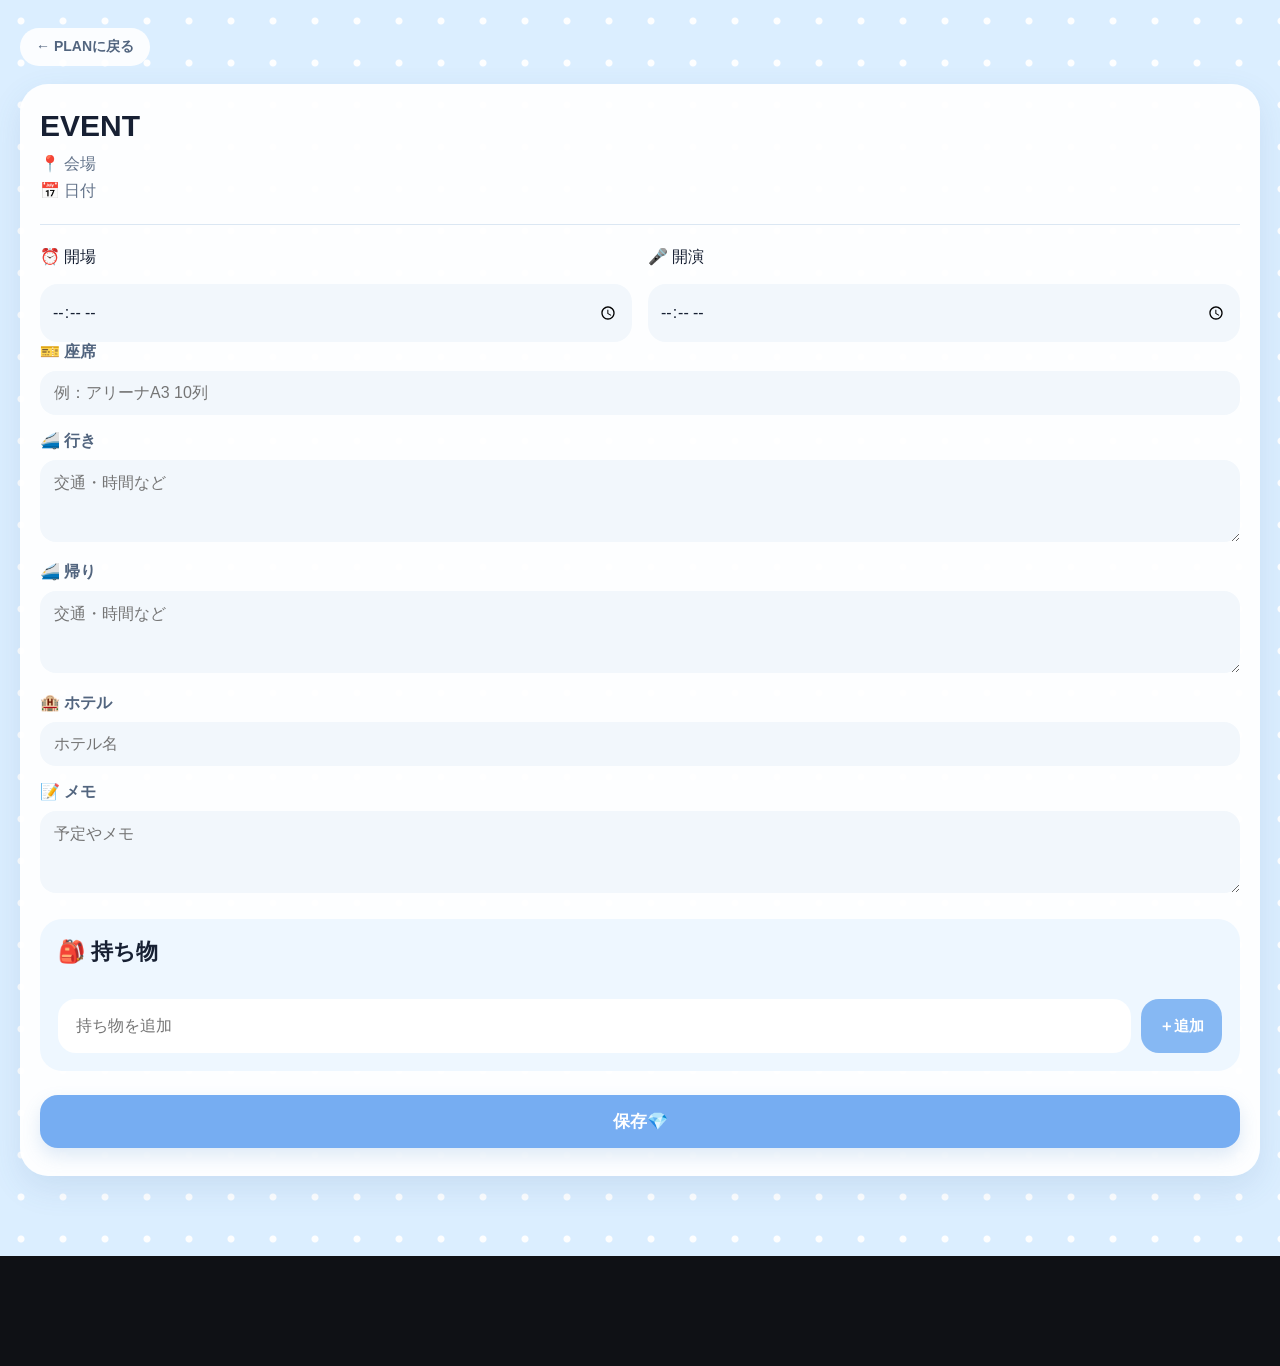
<file: event.html>
<!DOCTYPE html>
<html lang="ja">
<head>
  <meta charset="UTF-8">
  <meta name="viewport" content="width=device-width, initial-scale=1.0">
  <title>PLAN DETAIL</title>
  <link rel="stylesheet" href="style.css?v=3">
</head>

<body>

  <main class="event-detail-page">

    <button id="back-to-plan">← PLANに戻る</button>

    <section class="event-detail-card">
      <h1 id="detail-name">EVENT</h1>

      <p id="detail-place">📍 会場</p>
      <p id="detail-date">📅 日付</p>

      <hr>

<div class="event-time-row">
  <label>
    ⏰ 開場
    <input type="time" id="detail-open">
  </label>

  <label>
    🎤 開演
    <input type="time" id="detail-start">
  </label>
</div>

      <label>
        🎫 座席
        <input type="text" id="detail-seat" placeholder="例：アリーナA3 10列">
      </label>

      <label>
        🚄 行き
        <textarea id="detail-go" placeholder="交通・時間など"></textarea>
      </label>

      <label>
        🚄 帰り
        <textarea id="detail-return" placeholder="交通・時間など"></textarea>
      </label>

      <label>
        🏨 ホテル
        <input type="text" id="detail-hotel" placeholder="ホテル名">
      </label>

      <label>
        📝 メモ
        <textarea id="detail-memo" placeholder="予定やメモ"></textarea>
      </label>
<!-- 🎒 持ち物チェックリスト -->
<div class="detail-packing">
  <h2>🎒 持ち物</h2>

  <div id="packing-list"></div>

  <div class="packing-add">
    <input
      type="text"
      id="packing-input"
      placeholder="持ち物を追加"
    >
    <button type="button" id="packing-add-btn">
      ＋追加
    </button>
  </div>
</div>
      <button id="save-detail">保存💎</button>
    </section>

  </main>

  <script src="event.js?v=1"></script>

</body>
</html>
</file>
<file: style.css>
*{
    margin:0;
    padding:0;
    box-sizing:border-box;
}

body{
    font-family:-apple-system,BlinkMacSystemFont,sans-serif;
    background:#0f1115;
    color:#fff;
}

#splash{
    position:fixed;
    inset:0;
    display:flex;
    flex-direction:column;
    justify-content:center;
    align-items:center;
    background:#0f1115;
    z-index:100;
}

.logo{
    font-size:60px;
    margin-bottom:16px;
}

#app{
    display:none;
    padding:20px;
}

.hero{
    margin-bottom:24px;
}

.label{
    color:#8d96a8;
    font-size:13px;
    margin-bottom:10px;
}

.event-card{
    background:#1b2029;
    border-radius:18px;
    padding:20px;
}

.event-card h1{
    font-size:28px;
    margin-bottom:8px;
}

.event-card p{
    color:#cfd6e4;
    margin-bottom:6px;
}

.dday{
    margin-top:16px;
    display:inline-block;
    background:#4ba8ff;
    padding:8px 16px;
    border-radius:999px;
    font-weight:bold;
}

.card{
    background:#1b2029;
    border-radius:18px;
    padding:20px;
}

.card h2{
    margin-bottom:16px;
}

.progress{
    width:100%;
    height:12px;
    background:#2a313d;
    border-radius:999px;
    overflow:hidden;
    margin-bottom:10px;
}

#progress-bar{
    width:0%;
    height:100%;
    background:#4ba8ff;
}

.percent{
    text-align:right;
    margin-bottom:18px;
}

.item{
    display:flex;
    align-items:center;
    gap:12px;
    padding:12px 0;
    border-bottom:1px solid #2a313d;
}

.item:last-child{
    border-bottom:none;
}

input[type="checkbox"]{
    width:20px;
    height:20px;
}
.actions{
    display:flex;
    gap:10px;
    margin-bottom:18px;
}

.actions button{
    flex:1;
    padding:12px;
    border:none;
    border-radius:12px;
    background:#4ba8ff;
    color:white;
    font-size:15px;
    font-weight:600;
}

#clear-all{
    background:#2a313d;
}
.add-item{
    display:flex;
    gap:10px;
    margin-bottom:18px;
}

.add-item input{
    flex:1;
    padding:12px;
    border:none;
    border-radius:12px;
    background:#2a313d;
    color:white;
    font-size:15px;
}

.add-item button{
    padding:12px 18px;
    border:none;
    border-radius:12px;
    background:#4ba8ff;
    color:white;
    font-weight:bold;
}
.event-editor{
    margin-top:16px;
    display:flex;
    flex-direction:column;
    gap:10px;
}

.event-editor input{
    padding:12px;
    border:none;
    border-radius:12px;
    background:#2a313d;
    color:white;
}

.event-editor button{
    padding:12px;
    border:none;
    border-radius:12px;
    background:#4ba8ff;
    color:white;
    font-weight:bold;
}
weight:bold;
}

    color:#4ba8ff;
}

#app{
    padding:20px;
    padding-bottom:130px;
}
.page{
    padding-bottom:130px;
}

.plan-item{
    background:#2a313d;
    padding:16px;
    margin-top:12px;
    border-radius:14px;
    font-size:17px;
    color:white;
    transition:.2s;
}

.plan-item:active{
    transform:scale(.98);
    background:#3a4353;
}
/* ===== LIGHT MODE ===== */

body.light-mode {
  background: #f4f6f9;
  color: #111827;
}

body.light-mode .card {
  background: #ffffff;
  color: #111827;
}

body.light-mode .plan-item {
  background: #eef1f5;
  color: #111827;
}

body.light-mode .bottom-nav {
  background: #ffffff;
}

body.light-mode .nav-btn {
  background: #ffffff;
  color: #111827;
}

body.light-mode input,
body.light-mode textarea {
  background: #f4f6f9;
  color: #111827;
}

body.light-mode .memory-card {
  background: #eef1f5;
  color: #111827;
}
/* ===== LIGHT MODE ===== */

body.light-mode {
  background: #f5f7fb;
  color: #1b1f2a;
}

body.light-mode .card {
  background: #ffffff;
  color: #1b1f2a;
}

body.light-mode .plan-item {
  background: #eef1f6;
  color: #1b1f2a;
}

body.light-mode .bottom-nav {
  background: #ffffff;
}

body.light-mode .nav-btn {
  color: #1b1f2a;
}
body.light-mode,
body.light-mode #app {
  background: white !important;
  color: #111827 !important;
}

body.light-mode .card,
body.light-mode .event-card,
body.light-mode .plan-item,
body.light-mode .memory-card {
  background: #ffffff !important;
  color: #111827 !important;
}
/* ==========================================
   🗑️ 持ち物 削除ボタン
========================================== */

#checklist .item {
    display: flex;
    align-items: center;
    justify-content: space-between;
    gap: 12px;
}

#checklist .item label {
    display: flex;
    align-items: center;
    gap: 12px;
    flex: 1;
}

#checklist .delete-item {
    flex-shrink: 0;
    width: 44px;
    height: 44px;
    padding: 0;
    border: none;
    border-radius: 12px;
    background: rgba(255, 255, 255, 0.08);
    font-size: 20px;
    cursor: pointer;
}
/* ========================================
   💎 PLAN DESIGN
======================================== */

#plan-page .card {
  background: #1b202a;
  border-radius: 28px;
  padding: 28px 22px;
}

#plan-page h2 {
  font-size: 32px;
  margin-bottom: 22px;
}

.plan-form {
  display: grid;
  grid-template-columns: 1fr 1fr;
  gap: 12px;
  margin-bottom: 22px;
}

.plan-form .input {
  width: 100%;
  min-width: 0;
  padding: 14px 16px;
  border: none;
  border-radius: 16px;
  background: #2b313d;
  color: #ffffff;
  font-size: 16px;
  outline: none;
}

.plan-form .input::placeholder {
  color: #9ca3af;
}

#plan-date {
  grid-column: 1 / 2;
}

#add-plan-btn {
  grid-column: 2 / 3;
  border: none;
  border-radius: 16px;
  background: #60a5fa;
  color: #ffffff;
  font-size: 16px;
  font-weight: 700;
  padding: 14px 16px;
  cursor: pointer;
}

#add-plan-btn:active {
  transform: scale(0.98);
}

#plan-list {
  display: flex;
  flex-direction: column;
  gap: 14px;
}

.plan-item {
  display: flex;
  align-items: center;
  justify-content: space-between;
  gap: 16px;

  padding: 20px;
  border-radius: 22px;
  background: #2b313d;
  color: #ffffff;
}

.plan-item strong {
  display: block;
  font-size: 22px;
  margin-bottom: 8px;
}

.plan-item div div {
  margin-top: 4px;
  font-size: 15px;
  color: #d1d5db;
}

.plan-item button {
  flex-shrink: 0;
  border: none;
  border-radius: 12px;
  padding: 10px 14px;

  background: rgba(255, 255, 255, 0.08);
  color: #ffffff;
  font-size: 14px;
  font-weight: 600;
  cursor: pointer;
}

.plan-item button:active {
  transform: scale(0.96);
}

/* 📱 スマホ */
@media (max-width: 600px) {
  #plan-page .card {
    padding: 24px 18px;
  }

  .plan-form {
    grid-template-columns: 1fr;
  }

  #plan-date,
  #add-plan-btn {
    grid-column: 1;
  }

  .plan-item {
    align-items: flex-start;
  }
}

/* ☀️ LIGHT MODE */
body.light-mode #plan-page .card {
  background: #ffffff;
}

body.light-mode .plan-form .input,
body.light-mode .plan-item {
  background: #f1f5f9;
  color: #111827;
}

body.light-mode .plan-form .input::placeholder {
  color: #6b7280;
}

body.light-mode .plan-item div div {
  color: #4b5563;
}

body.light-mode .plan-item button {
  background: #e5e7eb;
  color: #111827;
}
#plan-date {
  color: #ffffff;
  color-scheme: dark;
}
/* =========================
   📸 MEMORY チェキ風
========================= */

.memory-card {
  background: #ffffff;
  padding: 10px 10px 22px;
  margin: 18px 0;
  border-radius: 4px;
  box-shadow: 0 5px 18px rgba(0, 0, 0, 0.25);
  color: #222;
  overflow: hidden;
}

.memory-photo {
  display: block;
  width: 100%;
  max-width: 100%;
  aspect-ratio: 4 / 5;
  object-fit: cover;
  object-position: center;
  margin: 0 0 14px;
  border-radius: 2px;
}

.memory-card h3 {
  margin: 6px 4px 3px;
}

.memory-card p {
  margin: 3px 4px 10px;
}

.memory-actions {
  margin: 8px 4px 0;
}
/* ========================================
   💎 HOME DESIGN
======================================== */

.home-hero {
  padding: 22px 18px 26px;
  border-radius: 28px;
  background:
    radial-gradient(circle, rgba(255,255,255,0.9) 0 5px, transparent 6px)
    0 0 / 48px 48px,
    #dbeafe;
  color: #1f2937;
  overflow: hidden;
}

/* 📸 フォトエリア */
.home-photo-strip {
  overflow-x: auto;
  margin-bottom: 20px;
  scrollbar-width: none;
}

.home-photo-strip::-webkit-scrollbar {
  display: none;
}

.home-photo-track {
  display: flex;
  gap: 12px;
  width: max-content;
}

.home-photo-card {
  width: 140px;
  height: 180px;
  flex: 0 0 auto;
  display: flex;
  align-items: center;
  justify-content: center;

  background: rgba(255,255,255,0.85);
  border-radius: 20px;
  box-shadow: 0 8px 22px rgba(0,0,0,0.12);

  color: #64748b;
  font-size: 14px;
  font-weight: 700;
}

/* 💎 MY TREASURE */
.home-member-card {
  margin-bottom: 12px;
  padding: 12px 16px;

  background: rgba(255,255,255,0.75);
  border-radius: 18px;

  font-size: 15px;
  font-weight: 700;
}

/* ⏳ カウントダウン */
.home-countdown {
  display: flex;
  justify-content: space-between;
  align-items: center;

  margin-bottom: 22px;
  padding: 12px 16px;

  background: rgba(255,255,255,0.75);
  border-radius: 18px;
}

.home-countdown strong {
  font-size: 22px;
}

/* 📅 NEXT EVENT */
.home-next-event .label {
  margin: 0 0 8px 6px;

  color: #64748b;
  font-size: 13px;
  font-weight: 800;
  letter-spacing: 1.5px;
}

/* イベントカード */
.home-event-card {
  padding: 22px;
  border-radius: 24px;

  background: rgba(255,255,255,0.92);
  color: #1f2937;

  box-shadow: 0 10px 28px rgba(0,0,0,0.12);
}

.home-event-card h1 {
  margin: 0 0 12px;
  font-size: 26px;
}

.home-event-card p {
  margin: 6px 0;
  color: #64748b;
}

.home-event-card .dday {
  display: inline-block;
  margin-top: 14px;
  padding: 10px 16px;

  background: #93c5fd;
  color: #ffffff;

  border-radius: 999px;
  font-weight: 800;
}
/* 📸 HOME フォトギャラリー */

.home-photo-strip {
    width: 100%;
    overflow-x: auto;
    margin-bottom: 18px;
    padding: 4px 0 8px;
}

.home-photo-track {
    display: flex;
    gap: 12px;
    width: max-content;
}

.home-photo-card {
    width: 150px;
    height: 190px;
    flex-shrink: 0;
    border-radius: 18px;
    overflow: hidden;
    background: rgba(255, 255, 255, 0.15);
}

.home-photo-card img {
    width: 100%;
    height: 100%;
    object-fit: cover;
    display: block;
}
/* 📸 HOME フォトギャラリー微調整 */

.home-photo-strip {
  width: 100%;
  overflow-x: auto;
  padding: 6px 2px 12px;
  scroll-snap-type: x mandatory;
  scrollbar-width: none;
}

.home-photo-strip::-webkit-scrollbar {
  display: none;
}

.home-photo-track {
  display: flex;
  gap: 14px;
  width: max-content;
}

.home-photo-card {
  width: 72vw;
  max-width: 260px;
  height: 320px;
  flex-shrink: 0;
  border-radius: 24px;
  overflow: hidden;
  scroll-snap-align: start;
  background: rgba(255,255,255,0.8);
  box-shadow: 0 8px 22px rgba(0,0,0,0.10);
}

.home-photo-card img {
  width: 100%;
  height: 100%;
  object-fit: cover;
  display: block;
}
/* 🎞️ HOME フォト なめらか無限ループ */

.home-photo-strip {
  overflow: hidden;
}

.home-photo-track {
  display: flex;
  gap: 14px;
  width: max-content;

  animation: homePhotoLoop 32s linear infinite;
  will-change: transform;
}

@keyframes homePhotoLoop {
  from {
    transform: translateX(0);
  }

  to {
    transform: translateX(calc(-50% - 7px));
  }
}
/* ========================================
   🎞️ HOME PHOTO SMOOTH LOOP
======================================== */

.home-photo-strip {
  overflow: hidden;
}

.home-photo-track {
  display: flex;
  gap: 14px;
  width: max-content;
  animation: homePhotoLoop 28s linear infinite;
  will-change: transform;
}

@keyframes homePhotoLoop {
  from {
    transform: translateX(0);
  }

  to {
    transform: translateX(calc(-50% - 7px));
  }
}
/* ========================================
   🎞️ HOME PHOTO - FILM DESIGN
======================================== */

/* フィルム本体 */
.home-photo-strip {
  position: relative;
  padding-top: 20px;
  padding-bottom: 20px;
  overflow: hidden;

  background:
    repeating-linear-gradient(
      90deg,
      rgba(255,255,255,0.95) 0px,
      rgba(255,255,255,0.95) 18px,
      transparent 18px,
      transparent 30px
    ) top / 100% 9px no-repeat,

    repeating-linear-gradient(
      90deg,
      rgba(255,255,255,0.95) 0px,
      rgba(255,255,255,0.95) 18px,
      transparent 18px,
      transparent 30px
    ) bottom / 100% 9px no-repeat,

    rgba(255,255,255,0.16);

  border-radius: 20px;
}

/* 写真の間を少しフィルムっぽく */
.home-photo-track {
  gap: 10px;
}

/* 写真カード */
.home-photo-card {
  overflow: hidden;
  border-radius: 12px;
  flex-shrink: 0;
}

/* 写真 */
.home-photo-card img {
  display: block;
  width: 100%;
  height: 100%;
  object-fit: cover;
}
/* 🌼 JIHOON TRUZ - ゆらゆらロミ */
.home-event-card {
    position: relative;
    overflow: hidden;
}

.jihoon-truz {
    position: absolute;
    width: 105px;
    height: auto;
    z-index: 5;
    pointer-events: none;

    right: 12px;
    bottom: 18px;

    animation: romy-sway 3s ease-in-out infinite;
}

@keyframes romy-sway {
    0%, 100% {
        transform: rotate(-3deg);
    }

    50% {
        transform: rotate(3deg);
    }
}
/* 🌼 ロミ最終調整：ほぼ固定 */
.jihoon-truz {
    animation: romy-sway-final 3s ease-in-out infinite !important;
    right: 12px !important;
    bottom: 18px !important;
    width: 105px !important;
}

@keyframes romy-sway-final {
    0%, 100% {
        transform: rotate(-3deg);
    }
    50% {
        transform: rotate(3deg);
    }
}
/* 💎 HOME ペンライトデコ */
.home-lightstick {
    position: absolute;
    width: 72px;
    height: auto;

    right: 8px;
    top: 335px;

    transform: rotate(18deg);
    z-index: 4;

    filter: drop-shadow(0 4px 5px rgba(0,0,0,0.12));
}
.home-hero {
    position: relative;
}
/* 💎 ペンライト位置 強制調整 */
.home-lightstick {
    width: 66px !important;
    right: 8px !important;
    top: 380px !important;
    transform: rotate(18deg) !important;
}
/* =========================================
   💎 EVENT DETAIL PAGE
========================================= */

.event-detail-page {
    min-height: 100vh;
    padding: 28px 20px 80px;

    background:
        radial-gradient(
            circle,
            rgba(255,255,255,0.95) 3px,
            transparent 4px
        ) 0 0 / 42px 42px,
        #dbeeff;

    color: #172033;
}

/* ← PLANに戻る */
#back-to-plan {
    border: none;
    background: rgba(255,255,255,0.9);
    color: #52657f;

    padding: 10px 16px;
    border-radius: 999px;

    font-size: 14px;
    font-weight: 700;

    margin-bottom: 18px;
}

/* メインカード */
.event-detail-card {
    background: rgba(255,255,255,0.94);
    border-radius: 28px;

    padding: 24px 20px 28px;

    box-shadow: 0 12px 32px rgba(62,105,153,0.12);
}

/* イベントタイトル */
.event-detail-card h1 {
    margin: 0 0 10px;

    font-size: 30px;
    line-height: 1.2;

    color: #172033;
}

#detail-place,
#detail-date {
    margin: 6px 0;

    color: #64748b;
    font-size: 16px;
}

.event-detail-card hr {
    border: none;
    height: 1px;

    background: #dbe7f3;

    margin: 22px 0;
}

/* 各入力項目 */
.event-detail-card > label {
    display: block;

    margin-bottom: 16px;

    color: #52657f;
    font-weight: 700;
}

/* input / textarea 共通 */
.event-detail-card input,
.event-detail-card textarea {
    width: 100%;
    box-sizing: border-box;

    margin-top: 8px;

    border: none;
    outline: none;

    background: #f2f7fc;
    color: #172033;

    border-radius: 16px;

    padding: 13px 14px;

    font-size: 16px;
    font-family: inherit;
}

/* 時間入力 */
.event-detail-card input[type="time"] {
    min-height: 48px;
}

/* テキストエリア */
.event-detail-card textarea {
    min-height: 82px;
    resize: vertical;
}

/* 持ち物エリア */
.detail-packing {
    margin-top: 22px;

    padding: 18px;

    background: #eef7ff;

    border-radius: 22px;
}

.detail-packing h2 {
    margin: 0 0 14px;

    font-size: 22px;
    color: #172033;
}

#packing-list {
    display: flex;
    flex-direction: column;
    gap: 10px;

    margin-bottom: 14px;
}

/* 持ち物追加 */
.packing-add {
    display: flex;
    gap: 8px;
}

.packing-add input {
    margin-top: 0;
    flex: 1;
}

#packing-add-btn {
    flex-shrink: 0;

    border: none;

    background: #86bdf7;
    color: white;

    border-radius: 14px;

    padding: 0 16px;

    font-weight: 800;
}

/* 保存ボタン */
#save-detail {
    width: 100%;

    margin-top: 24px;

    border: none;

    background: #76adf2;
    color: white;

    border-radius: 18px;

    padding: 15px;

    font-size: 17px;
    font-weight: 800;

    box-shadow: 0 8px 18px rgba(79,137,205,0.18);
}
/* 💎 開場・開演 横並び */
.event-time-row {
  display: grid;
  grid-template-columns: 1fr 1fr;
  gap: 12px;
  width: 100%;
}

.event-time-row label {
  display: flex;
  flex-direction: column;
  gap: 8px;
  min-width: 0;
}

.event-time-row input {
  width: 100%;
  box-sizing: border-box;
}
/* 💎 開場・開演の枠を2つに分ける */
.event-time-row {
  gap: 14px !important;
}

.event-time-row label {
  width: 100%;
  min-width: 0;
}

.event-time-row input[type="time"] {
  width: 100% !important;
  min-width: 0 !important;
  height: 58px !important;

  padding: 0 14px !important;
  box-sizing: border-box !important;

  background: #f3f7fc !important;
  border: none !important;
  border-radius: 18px !important;
}
/* 💎 開場・開演 2列を強制的に分離 */
.event-detail-card .event-time-row {
    display: flex !important;
    gap: 16px !important;
    width: 100% !important;
}

.event-detail-card .event-time-row > label {
    flex: 1 1 0 !important;
    width: calc(50% - 8px) !important;
    min-width: 0 !important;
    margin: 0 !important;
}

.event-detail-card .event-time-row input[type="time"] {
    display: block !important;
    width: 100% !important;
    min-width: 0 !important;
    max-width: 100% !important;

    height: 58px !important;
    padding: 0 12px !important;
    box-sizing: border-box !important;

    background: #f2f7fc !important;
    border: none !important;
    border-radius: 18px !important;

    -webkit-appearance: none;
    appearance: none;
}
/* 🎒 持ち物 削除ボタンをかわいく */
.detail-packing button {
  border: none !important;
  background: #ffffff !important;
  color: #7d8ca5 !important;

  font-size: 12px !important;
  font-weight: 700 !important;

  padding: 5px 10px !important;
  margin-left: 10px !important;

  border-radius: 999px !important;

  box-shadow: 0 2px 8px rgba(100, 130, 170, 0.12) !important;
}
/* 🎒 持ち物を横一列に整える */
#packing-list > div {
  display: flex !important;
  align-items: center !important;
  width: 100% !important;
  gap: 10px !important;
  margin-bottom: 12px !important;
}

/* チェックボックス */
#packing-list input[type="checkbox"] {
  flex: 0 0 auto !important;
  margin: 0 !important;
}

/* 持ち物名 */
#packing-list span {
  flex: 1 !important;
  min-width: 0 !important;
}

/* 削除ボタン */
#packing-list button {
  flex: 0 0 auto !important;
  margin-left: auto !important;
}
/* 🎒 持ち物追加エリア */
.detail-packing .packing-add {
  display: flex !important;
  align-items: center !important;
  gap: 10px !important;
  width: 100% !important;
  margin-top: 18px !important;
}

/* 入力欄 */
.detail-packing .packing-add #packing-input {
  flex: 1 1 auto !important;
  min-width: 0 !important;
  height: 54px !important;

  padding: 0 18px !important;

  background: #ffffff !important;
  border: none !important;
  border-radius: 18px !important;

  font-size: 16px !important;
  box-sizing: border-box !important;
  outline: none !important;
}

/* ＋追加ボタン */
.detail-packing .packing-add #packing-add-btn {
  flex: 0 0 auto !important;

  height: 54px !important;
  padding: 0 18px !important;
  margin: 0 !important;

  border: none !important;
  border-radius: 18px !important;

  background: #86b8f3 !important;
  color: #ffffff !important;

  font-size: 15px !important;
  font-weight: 700 !important;

  box-shadow: none !important;
}

/* 🎒 持ち物リスト 横ズレ修正版 */
#packing-list {
  width: 100%;
}

#packing-list > div {
  display: flex !important;
  align-items: center !important;
  width: 100% !important;
  gap: 12px !important;
  margin-bottom: 14px !important;
  box-sizing: border-box !important;
}

/* チェックボックス */
#packing-list input[type="checkbox"] {
  flex: 0 0 auto !important;
  width: 28px !important;
  height: 28px !important;
  margin: 0 !important;
}

/* 持ち物名 */
#packing-list span {
  flex: 1 1 auto !important;
  min-width: 0 !important;
  text-align: left !important;
  word-break: break-word !important;
}

/* 削除ボタン */
#packing-list button {
  flex: 0 0 auto !important;
  width: auto !important;
  margin: 0 0 0 auto !important;
  padding: 7px 14px !important;
  white-space: nowrap !important;
  border-radius: 999px !important;
}
/* =========================================
   📅 PLAN PAGE DESIGN
========================================= */

/* PLAN全体 */
#plan-page {
  min-height: 100vh;
  padding: 28px 20px 100px;

  background:
    radial-gradient(
      circle,
      rgba(255,255,255,0.95) 3px,
      transparent 4px
    ) 0 0 / 42px 42px,
    #dbeeff;

  box-sizing: border-box;
}

/* PLANの白いメインカード */
#plan-page > .card {
  background: rgba(255,255,255,0.94);
  border-radius: 28px;

  padding: 24px 20px 28px;

  box-shadow: 0 12px 32px rgba(62,105,153,0.10);
}

/* PLANタイトル */
#plan-page h2 {
  margin-top: 0;
  margin-bottom: 24px;

  font-size: 34px;
  color: #172033;
}

/* 入力欄 */
#plan-page .plan-form input {
  width: 100%;
  box-sizing: border-box;

  background: #f2f7fc;
  border: none;
  outline: none;

  border-radius: 18px;

  padding: 15px 16px;
  margin-bottom: 12px;

  font-size: 16px;
}

/* イベント追加ボタン */
#add-plan-btn {
  width: 100%;

  border: none;
  border-radius: 18px;

  padding: 15px;

  background: #76adf2;
  color: white;

  font-size: 17px;
  font-weight: 800;

  margin-bottom: 26px;
}

/* イベント一覧 */
#plan-list {
  display: flex;
  flex-direction: column;
  gap: 16px;
}

/* 1イベント＝カード */
#plan-list .plan-item {
  background: #ffffff;

  border-radius: 22px;

  padding: 18px 16px;

  box-shadow: 0 8px 18px rgba(70,110,160,0.10);

  display: grid;
  grid-template-columns: 1fr auto auto;
  align-items: center;
  gap: 10px;
}

/* イベント情報部分 */
#plan-list .plan-item > div:first-child {
  min-width: 0;
}

/* イベント名 */
#plan-list .plan-item h3 {
  margin: 0 0 6px;

  font-size: 21px;
  color: #172033;
}

/* 会場・日付 */
#plan-list .plan-item p {
  margin: 3px 0;

  color: #64748b;
  font-size: 15px;
}

/* 編集・削除ボタン */
#plan-list .plan-item button {
  border: none;

  background: #eef3f9;
  color: #58677d;

  border-radius: 14px;

  padding: 10px 12px;

  font-size: 13px;
  font-weight: 700;
}
/* 💎 PLAN NEXT バッジ */
#plan-list .plan-item {
  position: relative !important;
}

/* NEXT 💎 */
#plan-list .plan-next-badge {
  position: absolute !important;
  top: 12px !important;
  left: 14px !important;

  display: inline-flex !important;
  align-items: center !important;

  padding: 6px 11px !important;

  background: #dfeeff !important;
  color: #5f86b6 !important;

  border-radius: 999px !important;

  font-size: 11px !important;
  font-weight: 800 !important;
  line-height: 1 !important;

  letter-spacing: 0.04em !important;

  z-index: 2 !important;
}
/* 💎 NEXTバッジ位置 強制修正版 */
#plan-page #plan-list .plan-item .plan-next-badge {
  position: absolute !important;
  top: 10px !important;
  left: 12px !important;
  right: auto !important;
  bottom: auto !important;

  display: inline-block !important;
  width: auto !important;
  height: auto !important;

  margin: 0 !important;
  padding: 6px 10px !important;

  background: #dfeeff !important;
  color: #5f86b6 !important;

  border-radius: 999px !important;

  font-size: 11px !important;
  font-weight: 800 !important;
  line-height: 1 !important;

  z-index: 10 !important;
}

/* NEXT分だけカード上に余白 */
#plan-page #plan-list .plan-item {
  position: relative !important;
  padding-top: 42px !important;
}
/* ✨ PLAN 終了済みイベント */
#plan-page #plan-list .plan-item.past-event {
  opacity: 0.62 !important;
  transform: scale(0.98);
  box-shadow: none !important;
  background: #f7f9fc !important;
}

/* 終了済みイベントの文字を少し淡く */
#plan-page #plan-list .plan-item.past-event * {
  color: #8d99aa;
}
/* 📚 PAST EVENTS PAGE */
#past-events-page {
  min-height: 100vh;
  padding: 28px 18px 120px;
  background:
    radial-gradient(circle, rgba(255,255,255,0.95) 3px, transparent 4px) 0 0 / 44px 44px,
    #dfeeff;
}

#past-events-page .card {
  max-width: 760px;
  margin: 0 auto;
  padding: 28px 22px 34px;

  background: rgba(255,255,255,0.96);
  border-radius: 28px;

  box-shadow: 0 12px 30px rgba(90, 130, 180, 0.08);
}
/* 📚 過去イベントボタン */
#past-events-btn {
  width: 100%;
  margin-top: 22px;
  padding: 16px 20px;

  border: none;
  border-radius: 22px;

  background: #eef5ff;
  color: #5f7fa8;

  font-size: 15px;
  font-weight: 700;
  letter-spacing: 0.04em;

  box-shadow: 0 6px 18px rgba(90, 130, 180, 0.10);

  cursor: pointer;
  -webkit-tap-highlight-color: transparent;
}

#past-events-btn:active {
  transform: scale(0.98);
}

/* 📚 PAST EVENTS */
#past-events-page .plan-item {
  background: #ffffff;
  border-radius: 28px;
  padding: 24px 22px;
  margin-bottom: 20px;
  box-shadow: 0 10px 28px rgba(93, 128, 180, 0.10);
}
#past-events-page .plan-item h3 {
  font-size: 24px;
  font-weight: 800;
  color: #111827;
  margin: 0 0 10px;
}

#past-events-page .plan-item p {
  font-size: 17px;
  color: #5f6b7a;
  margin: 5px 0;
}
/* ← PLANに戻るボタン */
#back-to-plan-btn {
  border: none;
  background: #eef5ff;
  color: #5f7fa8;

  padding: 10px 16px;
  margin: 4px 0 22px;

  border-radius: 999px;

  font-size: 14px;
  font-weight: 700;

  box-shadow: 0 4px 12px rgba(90, 130, 180, 0.08);
}

#back-to-plan-btn:active {
  transform: scale(0.97);
}
/* 💎 PAST badge */
.past-badge {
  display: inline-block;
  width: fit-content;

  background: #e7f1ff;
  color: #6f8fb8;

  padding: 6px 12px;
  margin-bottom: 14px;

  border-radius: 999px;

  font-size: 13px;
  font-weight: 800;
  letter-spacing: 1px;
}
#past-events-page .plan-item {
  display: flex;
  flex-direction: column;
  align-items: flex-start;
}
#past-events-page .past-badge {
  margin-bottom: 18px;
}

#past-events-page .plan-item > div:not(.past-badge) {
  width: 100%;
}
/* =========================
   📸 MEMORY PAGE
========================= */

#memory-page {
  background: #dcecff;
  background-image: radial-gradient(
    circle,
    rgba(255, 255, 255, 0.95) 6px,
    transparent 7px
  );
  background-size: 46px 46px;

  min-height: 100vh;
  padding: 28px 18px 120px;
  box-sizing: border-box;
}

#memory-page .memory-inner {
  background: rgba(255, 255, 255, 0.96);
  border-radius: 30px;
  padding: 28px 22px 40px;
  min-height: 70vh;
  box-shadow: 0 10px 30px rgba(90, 130, 180, 0.08);
}
/* MEMORY 入力欄 */
#memory-page .input {
  width: 100%;
  box-sizing: border-box;

  background: #f1f6fc;
  border: none;
  outline: none;

  border-radius: 22px;
  padding: 18px 20px;
  margin-bottom: 16px;

  font-size: 16px;
  color: #172033;
}

#memory-page textarea.input {
  min-height: 130px;
  resize: vertical;
}

#memory-page .input::placeholder {
  color: #7b8799;
  opacity: 1;
}
/* 📸 MEMORY 写真追加 */
#memory-page .memory-photo-label {
  display: block;
  width: 100%;
  box-sizing: border-box;

  background: #eef5ff;
  border-radius: 22px;
  padding: 16px 18px;
  margin: 4px 0 18px;

  color: #5f7fa8;
  font-size: 15px;
  font-weight: 700;

  cursor: pointer;
}

#memory-page .memory-photo-label input[type="file"] {
  width: 100%;
  margin-top: 10px;

  font-size: 14px;
  color: #6f7b8d;
}
/* 💎 MEMORY 保存ボタン */
#save-memory {
  width: 100%;
  box-sizing: border-box;

  border: none;
  border-radius: 22px;

  background: #7fa8e8;
  color: white;

  padding: 17px 20px;
  margin-top: 4px;

  font-size: 17px;
  font-weight: 800;

  cursor: pointer;
  box-shadow: 0 6px 16px rgba(90, 130, 180, 0.12);

  transition: transform 0.15s ease;
}

#save-memory:active {
  transform: scale(0.98);
}
/* =========================
   💎 SAVED MEMORY
========================= */

/* 保存したMEMORY 見出し */
#memory-page h3 {
  margin: 34px 0 18px;
  font-size: 22px;
  font-weight: 800;
  color: #172033;
}

/* MEMORY一覧 */
#memory-list {
  display: flex;
  flex-direction: column;
  gap: 20px;
}

/* 保存されたMEMORYカード */
#memory-list .memory-item {
  background: #ffffff;
  border-radius: 26px;
  padding: 20px;

  box-shadow: 0 8px 24px rgba(90, 130, 180, 0.10);
}

/* MEMORYタイトル */
#memory-list .memory-item h3 {
  margin: 0 0 8px;
  font-size: 20px;
  font-weight: 800;
  color: #172033;
}

/* MEMORY本文 */
#memory-list .memory-item p {
  margin: 0 0 14px;
  font-size: 15px;
  line-height: 1.7;
  color: #5f6b7d;
}

/* MEMORY写真 */
#memory-list .memory-item img {
  display: block;
  width: 100%;
  height: auto;

  margin-top: 14px;
  border-radius: 20px;

  object-fit: cover;
}
/* MEMORY 操作ボタン */
#memory-list button {
  border: none;
  background: #eef5ff;
  color: #6f8fb8;

  padding: 8px 12px;
  margin: 10px 6px 0 0;

  border-radius: 999px;

  font-size: 13px;
  font-weight: 700;

  cursor: pointer;
}

#memory-list button:active {
  transform: scale(0.96);
}
/* MEMORYカード内の余白調整 */
#memory-list .memory-item {
  padding: 24px 22px;
}

#memory-list .memory-item h3 {
  margin-bottom: 10px;
}

#memory-list .memory-item p {
  margin-bottom: 12px;
}

#memory-list .memory-item img {
  margin-top: 16px;
}
/* 保存したMEMORY 見出し */
#memory-page .memory-saved-title {
  margin: 36px 0 18px;
  font-size: 24px;
  font-weight: 800;
  color: #172033;
}
/* 💎 MEMORY 操作エリア */
#memory-list .memory-actions {
  display: flex;
  align-items: center;
  gap: 8px;
  margin-top: 14px;
  flex-wrap: wrap;
}
/* 💎 MEMORY 操作ボタン */
#memory-list .memory-actions button {
  border: none;
  background: #eef5ff;
  color: #6f8fb8;

  min-width: 46px;
  height: 42px;
  padding: 0 14px;

  border-radius: 999px;

  font-size: 13px;
  font-weight: 700;

  display: flex;
  align-items: center;
  justify-content: center;

  cursor: pointer;
  transition: 0.2s;
}

/* 押したとき */
#memory-list .memory-actions button:active {
  transform: scale(0.94);
  background: #dfeeff;
}
/* 💎 MEMORY 操作エリア 最終調整 */
#memory-list .memory-actions {
  justify-content: flex-end;
  padding-top: 4px;
}

/* ↑ ↓ は小さめ丸ボタン */
#memory-list .memory-actions button:nth-child(3),
#memory-list .memory-actions button:nth-child(4) {
  min-width: 42px;
  width: 42px;
  padding: 0;
  border-radius: 50%;
}
/* ⚙️ SETTINGS PAGE */
#settings-page {
  min-height: 100vh;
  padding: 28px 18px 120px;

  background-color: #dcecff;
  background-image: radial-gradient(
    circle,
    rgba(255, 255, 255, 0.95) 5px,
    transparent 6px
  );
  background-size: 46px 46px;
}

/* SETTINGSの白い大枠 */
#settings-page > .card {
  background: rgba(255, 255, 255, 0.96);
  border-radius: 30px;
  padding: 28px 22px;
  border: none;

  box-shadow:
    0 10px 30px rgba(90, 130, 180, 0.08);
}
/* ⚙️ SETTINGS タイトル */
#settings-page h2 {
  margin: 0 0 28px;
  color: #111827;

  font-size: 30px;
  font-weight: 800;
  letter-spacing: -0.5px;
}
/* 👤 推しメン設定カード */
#settings-page .member-setting {
  background: #f3f7fc;
  border-radius: 24px;
  padding: 20px;

  display: flex;
  flex-direction: column;
  gap: 14px;

  border: none;
  box-shadow: none;
}

/* 👤 推しメン設定 の文字 */
#settings-page .member-setting > span {
  color: #64748b;
  font-size: 15px;
  font-weight: 700;
}
/* 💎 推しメン選択欄 */
#settings-page .member-setting select {
  width: 100%;
  box-sizing: border-box;

  padding: 15px 18px;

  background: #ffffff;
  color: #172033;

  border: none;
  outline: none;
  border-radius: 18px;

  font-size: 16px;
  font-weight: 700;

  box-shadow: 0 4px 12px rgba(90, 130, 180, 0.06);
}
/* ⚙️ SETTINGS 各設定カード */
#settings-page .plan-item {
  background: #f3f7fc;
  border: none;
  border-radius: 22px;

  padding: 18px 20px;
  margin-bottom: 14px;

  box-shadow: none;

  color: #64748b;
  font-size: 15px;
  font-weight: 700;
}

/* 設定名 */
#settings-page .plan-item > span {
  color: #64748b;
  font-weight: 700;
}
/* 💎 TREASURE DAY 日付設定 */
#treasure-day-input {
  width: 100%;
  box-sizing: border-box;

  margin-top: 12px;
  padding: 14px 16px;

  background: #ffffff;
  color: #172033;

  border: none;
  outline: none;
  border-radius: 16px;

  font-size: 15px;
  font-weight: 700;

  box-shadow: 0 4px 12px rgba(90, 130, 180, 0.06);
}

/* 🎨 テーマ切替ボタン */
#theme-toggle {
  width: 100%;
  margin-top: 12px;
  padding: 14px 18px;

  border: none;
  border-radius: 16px;

  background: #e3efff;
  color: #6f8fb8;

  font-size: 14px;
  font-weight: 800;

  box-shadow: none;
}

/* 押したとき */
#theme-toggle:active {
  transform: scale(0.98);
}
/* ⚙️ SETTINGS 最終調整 */

/* 各カードを縦に見やすく */
#settings-page .plan-item {
  display: flex;
  flex-direction: column;
  gap: 8px;
}

/* 通知設定・アプリ情報 */
#settings-page .plan-item:not(.member-setting):not(.treasure-day-setting) {
  min-height: 58px;
  justify-content: center;
}

/* SETTINGS全体の余白 */
#settings-page > .card {
  margin-bottom: 24px;
}

/* タップした時に少し反応 */
#settings-page .plan-item {
  transition: transform 0.15s ease;
}

#settings-page .plan-item:active {
  transform: scale(0.99);
}
/* ⚙️ SETTINGS 間隔をコンパクトに */
#settings-page .plan-item {
  min-height: auto !important;
  padding: 18px 20px !important;
  margin-bottom: 14px !important;
  gap: 12px !important;
}

/* 推しメン・TREASURE DAYも余白を統一 */
#settings-page .member-setting,
#settings-page .treasure-day-setting {
  min-height: auto !important;
}

/* 選択欄・日付欄の余計な余白を消す */
#settings-page select,
#treasure-day-input {
  margin-bottom: 0 !important;
}
/* 🔔 通知設定 / 📱 アプリ情報 */
#settings-page .plan-item:nth-of-type(4),
#settings-page .plan-item:nth-of-type(5) {
  background: #f3f7fc;
  border-radius: 22px;

  padding: 18px 20px !important;

  display: flex;
  align-items: center;
  justify-content: space-between;

  color: #172033;
  font-size: 16px;
  font-weight: 700;
}

/* 右側にちょっと矢印感 */
#settings-page .plan-item:nth-of-type(4)::after,
#settings-page .plan-item:nth-of-type(5)::after {
  content: "›";
  color: #8ba4c6;
  font-size: 24px;
  font-weight: 700;
}
/* 💎 NEW BOTTOM NAV */
.bottom-nav {
  position: fixed;
  left: 50%;
  bottom: 16px;
  transform: translateX(-50%);

  width: calc(100% - 32px);
  max-width: 430px;

  display: grid;
  grid-template-columns: repeat(4, 1fr);
  gap: 8px;

  padding: 8px;
  background: rgba(255, 255, 255, 0.94);
  border-radius: 28px;

  box-shadow: 0 8px 25px rgba(90, 130, 180, 0.15);
  z-index: 9999;
}
/* 💎 NAV BUTTON */
.bottom-nav .nav-btn {
  min-width: 0;
  height: 72px;

  display: flex;
  flex-direction: column;
  align-items: center;
  justify-content: center;
  gap: 4px;

  border: none;
  border-radius: 22px;
  background: #ffffff;

  color: #7487a3;
  font-weight: 700;

  box-shadow: 0 4px 12px rgba(90, 130, 180, 0.08);

  cursor: pointer;
  -webkit-tap-highlight-color: transparent;
}
/* 💎 選択中のNAVボタン */
.bottom-nav .nav-btn.active {
  background: #e4f0ff;
  color: #5f83b5;

  box-shadow:
    0 5px 14px rgba(90, 130, 180, 0.12),
    inset 0 0 0 1px rgba(150, 185, 225, 0.18);
}
/* 💎 NAV アイコン＆文字 */
.bottom-nav .nav-btn {
  font-size: 13px;
  line-height: 1.15;
}

/* 絵文字アイコンを少し大きく */
.bottom-nav .nav-btn .nav-icon {
  font-size: 23px;
  line-height: 1;
  margin-bottom: 2px;
}
/* 💎 NAV アイコンを大きく */
.bottom-nav .nav-btn span {
  font-size: 24px;
  line-height: 1;
  display: block;
}

/* 💎 NAV 文字 */
.bottom-nav .nav-btn small {
  font-size: 12px;
  font-weight: 800;
  letter-spacing: 0.3px;
}
/* 💎 NAV タップアニメーション */
.bottom-nav .nav-btn {
  transition:
    transform 0.15s ease,
    background 0.2s ease,
    box-shadow 0.2s ease;
}

.bottom-nav .nav-btn:active {
  transform: scale(0.94);
}
/* 💎 選択中タブのダイヤ */
.bottom-nav .nav-btn {
  position: relative;
}

.bottom-nav .nav-btn.active::after {
  content: "💎";
  position: absolute;
  top: 6px;
  right: 8px;

  font-size: 12px;
  line-height: 1;
}
/* 💎 BOTTOM NAV 最終調整 */
.bottom-nav {
  bottom: 18px;
  padding: 8px;
}

.bottom-nav .nav-btn {
  min-height: 72px;
  padding: 8px 3px;
}

/* ナビに本文が隠れないようにする */
body {
  padding-bottom: 110px;
}

/* 💎 BOTTOM NAV 位置の微調整 */
.bottom-nav {
  bottom: calc(18px + env(safe-area-inset-bottom));
}

/* 💎 固定BOTTOM NAVと本文を重ねない */
#app,
#plan-page,
#memory-page,
#settings-page,
#past-events-page {
  height: calc(100dvh - 125px);
  overflow-y: auto;
  overflow-x: hidden;
  -webkit-overflow-scrolling: touch;
}
/* 💎 メイン画面とBOTTOM NAVの間の余白 */
#app,
#plan-page,
#memory-page,
#settings-page,
#past-events-page {
  padding-bottom: 24px;
  box-sizing: border-box;
}
/* ========================================
   🔔 NOTIFICATION SETTINGS
======================================== */

#notification-page .card {
  padding-bottom: 140px;
}

.notification-item {
  display: flex;
  align-items: center;
  justify-content: space-between;
  gap: 20px;

  padding: 22px 20px;
  margin: 14px 0;

  background: rgba(238, 245, 255, 0.85);
  border-radius: 24px;
}

.notification-text {
  display: flex;
  flex-direction: column;
  gap: 6px;
}

.notification-text strong {
  font-size: 16px;
  color: #172033;
}

.notification-text small {
  font-size: 12px;
  color: #8292aa;
  line-height: 1.5;
}

/* 🩵 SWITCH */
.switch {
  position: relative;
  display: inline-block;
  width: 54px;
  height: 32px;
  flex-shrink: 0;
}

.switch input {
  opacity: 0;
  width: 0;
  height: 0;
}

.slider {
  position: absolute;
  inset: 0;
  cursor: pointer;

  background: #dbe5f2;
  border-radius: 999px;

  transition: 0.25s;
}

.slider::before {
  content: "";
  position: absolute;

  width: 26px;
  height: 26px;

  left: 3px;
  top: 3px;

  background: white;
  border-radius: 50%;

  box-shadow: 0 2px 7px rgba(0, 0, 0, 0.12);
  transition: 0.25s;
}

.switch input:checked + .slider {
  background: #a9cfff;
}

.switch input:checked + .slider::before {
  transform: translateX(22px);
}
/* 🔔 NOTIFICATIONS PAGE 全体 */
#notification-page {
  min-height: 100vh;
  padding: 28px 18px 140px;

  background-color: #dcecff;
  background-image: radial-gradient(
    circle,
    rgba(255, 255, 255, 0.95) 5px,
    transparent 6px
  );
  background-size: 46px 46px;

  box-sizing: border-box;
}

#notification-page .notification-card {
  background: rgba(255, 255, 255, 0.96);
  border-radius: 30px;
  padding: 28px 22px 34px;

  box-shadow: 0 10px 30px rgba(90, 130, 180, 0.08);
}

#notification-page .notification-header h2 {
  margin: 0;
  font-size: 30px;
  font-weight: 800;
  color: #111827;
}

#notification-page .notification-header p {
  margin: 8px 0 24px;
  font-size: 14px;
  color: #7b8799;
}
/* 💎 SETTINGSに戻るボタン */
#back-to-settings-btn {
  display: inline-flex;
  align-items: center;
  justify-content: center;

  margin: 4px 0 26px;
  padding: 12px 20px;

  border: none;
  border-radius: 999px;

  background: #edf5ff;
  color: #6f8fb9;

  font-size: 14px;
  font-weight: 700;

  box-shadow: 0 4px 14px rgba(100, 140, 190, 0.10);

  cursor: pointer;
  transition: 0.2s;
}

#back-to-settings-btn:active {
  transform: scale(0.96);
  background: #dcecff;
}
/* ========================================
   💎 MEMORY MODE TABS
======================================== */

.memory-mode-tabs {
  display: grid;
  grid-template-columns: 1fr 1fr;
  gap: 10px;

  margin: 18px 0 26px;
  padding: 6px;

  background: rgba(235, 244, 255, 0.95);
  border-radius: 22px;
}

.memory-mode-btn {
  min-height: 52px;
  padding: 10px 8px;

  border: none;
  border-radius: 17px;

  background: transparent;
  color: #7890af;

  font-size: 13px;
  font-weight: 800;

  transition: 0.2s;
}

.memory-mode-btn.active {
  background: #ffffff;
  color: #5f83b5;

  box-shadow: 0 4px 12px rgba(90, 130, 180, 0.12);
}

.memory-mode-btn:active {
  transform: scale(0.97);
}
/* ========================================
   🎤 EVENT MEMORY / 💎 TREASURE DIARY
======================================== */

.memory-mode-area {
  display: none;
  padding: 18px 4px 8px;
}

.memory-mode-area.active {
  display: block;
}

.memory-section-title {
  font-size: 20px;
  font-weight: 900;
  color: #172033;
  margin-bottom: 6px;
}

.memory-section-description {
  margin: 0;
  color: #8a9bb4;
  font-size: 14px;
  line-height: 1.6;
}
/* ========================================
   💎 TREASURE DIARY
======================================== */

.diary-compose {
  margin-top: 18px;
  padding: 18px;
  background: #ffffff;
  border-radius: 24px;
  box-shadow: 0 8px 22px rgba(90, 130, 180, 0.10);
}

.diary-input {
  width: 100%;
  min-height: 110px;
  padding: 14px 4px;

  border: none;
  outline: none;
  resize: none;

  background: transparent;
  color: #172033;

  font-size: 16px;
  line-height: 1.7;
  font-family: inherit;

  box-sizing: border-box;
}

.diary-input::placeholder {
  color: #a5b3c7;
}

.diary-save-btn {
  display: block;
  margin: 10px 0 0 auto;
  padding: 11px 20px;

  border: none;
  border-radius: 999px;

  background: #86a9e3;
  color: #ffffff;

  font-size: 14px;
  font-weight: 800;

  box-shadow: 0 5px 12px rgba(90, 130, 180, 0.18);
}

.diary-save-btn:active {
  transform: scale(0.96);
}


/* 投稿一覧 */
#diary-list {
  margin-top: 18px;
  display: flex;
  flex-direction: column;
  gap: 12px;
}
/* ========================================
   💎 TREASURE DIARY POST
======================================== */

.diary-post {
  padding: 18px 20px;

  background: #ffffff;
  border-radius: 22px;

  box-shadow: 0 6px 18px rgba(90, 130, 180, 0.08);
}

.diary-post-date {
  margin-bottom: 10px;

  color: #9aa9bd;
  font-size: 11px;
  font-weight: 700;
}

.diary-post-text {
  margin: 0;

  color: #172033;
  font-size: 15px;
  line-height: 1.7;

  white-space: pre-wrap;
  word-break: break-word;
}

.diary-post-actions {
  display: flex;
  justify-content: flex-end;

  margin-top: 12px;
}

.diary-post-actions button {
  padding: 7px 13px;

  border: none;
  border-radius: 999px;

  background: #f2f6fb;
  color: #8b9bb0;

  font-size: 11px;
  font-weight: 700;
}

.diary-post-actions button:active {
  transform: scale(0.95);
}
/* ========================================
   ♡ TREASURE DIARY FAVORITE
======================================== */

.diary-favorite-btn {
  min-width: 36px;
  height: 32px;
  padding: 0 10px !important;

  display: inline-flex;
  align-items: center;
  justify-content: center;

  background: #edf5ff !important;
  color: #8aa9d2 !important;

  border-radius: 999px !important;

  font-size: 18px !important;
  line-height: 1;

  transition: transform 0.15s ease;
}

.diary-favorite-btn:active {
  transform: scale(0.82) !important;
}

/* ♥ お気に入り済み */
.diary-favorite-btn:not(:empty) {
  font-weight: 800;
}
/* ========================================
   ✏️ TREASURE DIARY EDIT BUTTON
======================================== */

.diary-edit-btn {
  padding: 7px 13px;
  border: none;
  border-radius: 999px;

  background: #eef4ff;
  color: #7897c2;

  font-size: 11px;
  font-weight: 700;

  cursor: pointer;
}

.diary-edit-btn:active {
  transform: scale(0.95);
}
/* ================================
   💎 DIARY FILTER
================================ */

.diary-filter {
  display: flex;
  gap: 10px;
  margin: 18px 0 22px;
}

.diary-filter-btn {
  flex: 1;
  border: none;
  border-radius: 999px;
  padding: 13px 10px;
  font-size: 14px;
  font-weight: 700;
  background: #eef5ff;
  color: #7d9bc8;
  cursor: pointer;
  transition: 0.2s;
}

.diary-filter-btn.active {
  background: #87a9e6;
  color: white;
  box-shadow: 0 5px 14px rgba(100, 140, 200, 0.18);
}
/* ========================================
   🎤 EVENT MEMORY LIST
======================================== */

.event-memory-list {
  display: flex;
  flex-direction: column;
  gap: 14px;
  margin-top: 18px;
}

.event-memory-card {
  width: 100%;
  padding: 18px 20px;

  border: none;
  border-radius: 22px;

  background: #ffffff;
  text-align: left;

  box-shadow: 0 7px 18px rgba(90, 130, 180, 0.09);

  cursor: pointer;
}

.event-memory-card:active {
  transform: scale(0.98);
}

.event-memory-date {
  margin-bottom: 5px;

  color: #89a2c5;
  font-size: 12px;
  font-weight: 800;
  letter-spacing: 0.04em;
}

.event-memory-name {
  color: #172033;
  font-size: 18px;
  font-weight: 900;
  line-height: 1.4;
}

.event-memory-place {
  margin-top: 6px;

  color: #8999af;
  font-size: 14px;
  font-weight: 600;
}

.event-memory-arrow {
  margin-top: 14px;

  color: #6f91c4;
  font-size: 13px;
  font-weight: 800;

  text-align: right;
}

.event-memory-empty {
  padding: 22px;

  background: #f3f7fd;
  border-radius: 20px;

  color: #91a3ba;
  text-align: center;
  font-weight: 700;
}
/* ========================================
   🎤 EVENT MEMORY DETAIL
======================================== */

.event-memory-detail-card {
  padding: 24px 18px 120px;
}

.event-memory-back-btn {
  border: none;
  background: #eef4ff;
  color: #7893c8;
  font-size: 14px;
  font-weight: 700;
  padding: 10px 16px;
  border-radius: 999px;
  margin-bottom: 22px;
  cursor: pointer;
}

.event-memory-detail-date {
  color: #91a4c8;
  font-size: 14px;
  font-weight: 700;
  margin-bottom: 8px;
}

#event-memory-detail-name {
  font-size: 28px;
  font-weight: 800;
  color: #121a2d;
  margin: 0 0 8px;
}

.event-memory-detail-place {
  color: #8396b8;
  font-size: 15px;
  margin-bottom: 28px;
}

.event-memory-detail-section {
  background: #f5f8fd;
  border-radius: 24px;
  padding: 18px;
  margin-bottom: 16px;
}

.event-memory-detail-section label {
  display: block;
  color: #6f88b7;
  font-size: 15px;
  font-weight: 800;
  margin-bottom: 10px;
}

.event-memory-detail-section textarea {
  width: 100%;
  min-height: 100px;
  box-sizing: border-box;
  border: none;
  outline: none;
  resize: vertical;
  background: #ffffff;
  border-radius: 18px;
  padding: 16px;
  font-size: 16px;
  line-height: 1.7;
  color: #172033;
  font-family: inherit;
}

.event-memory-detail-section textarea::placeholder {
  color: #aab8d0;
}

.event-memory-save-btn {
  width: 100%;
  border: none;
  border-radius: 999px;
  padding: 16px;
  margin-top: 10px;

  background: #88a8e6;
  color: white;

  font-size: 17px;
  font-weight: 800;
  cursor: pointer;

  box-shadow: 0 8px 20px rgba(120, 150, 210, 0.22);
}

.event-memory-save-btn:active {
  transform: scale(0.98);
}
/* =========================
   📸 TODAY'S MEMORY
========================= */

.event-memory-photo-section {
  margin-top: 24px;
  padding: 22px;
  background: #f4f8ff;
  border-radius: 28px;
}

.event-memory-photo-title {
  font-size: 18px;
  font-weight: 800;
  color: #7894c7;
  margin-bottom: 16px;
}

.event-memory-photo-preview {
  width: 100%;
  min-height: 180px;
  border-radius: 24px;
  background: rgba(255, 255, 255, 0.75);
  display: flex;
  align-items: center;
  justify-content: center;
  overflow: hidden;
  margin-bottom: 14px;
}

.event-memory-photo-preview img {
  width: 100%;
  height: auto;
  display: block;
  border-radius: 24px;
}

.event-memory-photo-label {
  display: block;
  width: 100%;
  padding: 15px 18px;
  box-sizing: border-box;
  text-align: center;
  background: white;
  color: #7894c7;
  font-weight: 800;
  border-radius: 999px;
  cursor: pointer;
}

.event-memory-photo-input {
  display: none;
}
.event-memory-photo-item {
    position: relative;
    width: 100%;
    margin-bottom: 14px;
}

.event-memory-photo-item img {
    width: 100%;
    height: auto;
    display: block;
    border-radius: 24px;
}

.event-memory-photo-delete {
    position: absolute;
    top: 12px;
    right: 12px;
    width: 34px;
    height: 34px;
    border: none;
    border-radius: 50%;
    background: rgba(255, 255, 255, 0.9);
    color: #7894c7;
    font-size: 24px;
    font-weight: 700;
    line-height: 34px;
    text-align: center;
    padding: 0;
    cursor: pointer;
    z-index: 2;
}
/* ============================= */
/* 💎 EVENT MEMORY SAVED TOAST */
/* ============================= */

#event-memory-saved-toast {
  position: fixed;
  left: 50%;
  bottom: 110px;
  transform: translate(-50%, 20px);

  padding: 12px 22px;
  border-radius: 999px;

  background: rgba(255, 255, 255, 0.95);
  color: #7894c7;

  font-size: 13px;
  font-weight: 800;
  letter-spacing: 1px;

  box-shadow: 0 8px 24px rgba(120, 148, 199, 0.22);

  opacity: 0;
  visibility: hidden;
  transition:
    opacity 0.3s ease,
    transform 0.3s ease,
    visibility 0.3s ease;

  z-index: 9999;
  pointer-events: none;
}

#event-memory-saved-toast.show {
  opacity: 1;
  visibility: visible;
  transform: translate(-50%, 0);
}
/* =================================
   💎 EVENT MEMORY VIEW
================================= */

.event-memory-view-card {
  padding: 24px 18px 30px;
}

.event-memory-view-date {
  margin-top: 18px;
  text-align: center;
  font-size: 12px;
  font-weight: 700;
  letter-spacing: 2px;
  color: #9aabc9;
}

.event-memory-view-name {
  margin: 7px 0 4px;
  text-align: center;
  font-size: 24px;
  font-weight: 900;
  color: #7894c7;
}

.event-memory-view-place {
  margin-bottom: 22px;
  text-align: center;
  font-size: 13px;
  color: #9aa6b8;
}

/* 📸 写真エリア */

.event-memory-view-photos {
  display: flex;
  gap: 12px;
  overflow-x: auto;
  scroll-snap-type: x mandatory;

  margin: 18px -18px 26px;
  padding: 0 18px 8px;

  scrollbar-width: none;
}

.event-memory-view-photos::-webkit-scrollbar {
  display: none;
}

.event-memory-view-photos img {
  width: 88%;
  flex: 0 0 88%;

  aspect-ratio: 4 / 5;
  object-fit: cover;

  border-radius: 24px;
  scroll-snap-align: center;

  box-shadow: 0 8px 24px rgba(120, 148, 199, 0.16);
}

/* 📝 思い出の文章 */

.event-memory-view-section {
  margin: 14px 0;
  padding: 18px;

  background: rgba(255, 255, 255, 0.72);
  border-radius: 22px;

  box-shadow: 0 5px 18px rgba(120, 148, 199, 0.08);
}

.event-memory-view-label {
  margin-bottom: 9px;

  font-size: 13px;
  font-weight: 800;
  color: #7894c7;
}

.event-memory-view-text {
  font-size: 14px;
  line-height: 1.8;
  color: #505968;

  white-space: pre-wrap;
  word-break: break-word;
}

/* ← 戻る */

.event-memory-back-btn {
  border: 0;
  background: transparent;

  padding: 4px 0;

  font-size: 12px;
  font-weight: 700;
  color: #9aabc9;

  cursor: pointer;
}

/* 💎 EDIT */

.event-memory-edit-btn {
  display: block;
  width: 100%;

  margin-top: 24px;
  padding: 15px 18px;

  border: 0;
  border-radius: 999px;

  background: white;
  color: #7894c7;

  font-size: 14px;
  font-weight: 900;
  letter-spacing: 1px;

  box-shadow: 0 8px 24px rgba(120, 148, 199, 0.16);

  cursor: pointer;
}
/* ========================================
   📸 PHOTO MEMORY
======================================== */

.photo-memory-gallery-section {
  margin-top: 28px;
}

.photo-memory-gallery-header {
  display: flex;
  justify-content: space-between;
  align-items: center;

  margin-bottom: 14px;
  padding: 0 4px;

  font-size: 14px;
  font-weight: 800;
  letter-spacing: 1px;
  color: #7f98c4;
}


/* 📸 Instagram風 3列グリッド */
.photo-memory-grid {
  display: grid;
  grid-template-columns: repeat(3, 1fr);
  gap: 5px;
  width: 100%;
}


/* PHOTO MEMORYのカード */
.photo-memory-grid .memory-card {
  position: relative;
  width: 100%;
  aspect-ratio: 1 / 1;

  padding: 0;
  margin: 0;

  border: none;
  border-radius: 14px;
  overflow: hidden;

  background: #edf4ff;
  box-shadow: none;
}


/* 写真 */
.photo-memory-grid .memory-photo {
  width: 100%;
  height: 100%;

  object-fit: cover;
  display: block;

  border-radius: 14px;
}


/* グリッドでは文章・タイトルを非表示 */
.photo-memory-grid .memory-card h3,
.photo-memory-grid .memory-card p,
.photo-memory-grid .memory-actions {
  display: none;
}


/* タップ感 */
.photo-memory-grid .memory-card {
  cursor: pointer;
  transition: transform 0.15s ease;
}

.photo-memory-grid .memory-card:active {
  transform: scale(0.96);
}
/* ========================================
   📸 PHOTO MEMORY DETAIL PAGE
======================================== */

#photo-memory-detail-page {
  min-height: 100vh;
  padding: 28px 18px 150px;
  box-sizing: border-box;

  background:
    radial-gradient(circle, rgba(255,255,255,0.95) 5px, transparent 6px)
    0 0 / 44px 44px,
    #dcecff;
}


/* 全体カード */
.photo-memory-detail {
  width: 100%;
  max-width: 620px;
  margin: 0 auto;

  background: rgba(255, 255, 255, 0.96);
  border-radius: 34px;

  padding: 24px 20px 28px;
  box-sizing: border-box;

  box-shadow:
    0 14px 35px rgba(112, 145, 195, 0.16);
}


/* ← 戻る */
.photo-memory-detail-back {
  border: none;
  background: #edf4ff;

  color: #7894c2;
  font-weight: 800;
  font-size: 14px;

  padding: 12px 18px;
  margin-bottom: 22px;

  border-radius: 999px;
  cursor: pointer;
}


/* メイン写真 */
.photo-memory-detail-image {
  width: 100%;
  max-height: 65vh;

  object-fit: contain;
  display: block;

  background: #f3f7ff;

  border-radius: 26px;

  box-shadow:
    0 10px 26px rgba(100, 125, 170, 0.12);
}


/* タイトル */
#photo-memory-detail-title {
  margin: 22px 4px 8px;

  font-size: 25px;
  line-height: 1.35;
  font-weight: 900;

  color: #18233b;
}


/* キャプション */
#photo-memory-detail-text {
  margin: 0 4px 22px;

  white-space: pre-wrap;

  font-size: 16px;
  line-height: 1.8;

  color: #59677d;
}


/* アクションボタンエリア */
.photo-memory-detail-actions {
  display: grid;
  grid-template-columns: 1fr 1fr 54px 54px;
  gap: 9px;

  margin-top: 22px;
}


/* ボタン共通 */
.photo-memory-detail-actions button {
  min-height: 52px;

  border: none;
  border-radius: 18px;

  background: #edf4ff;
  color: #7894c2;

  font-size: 14px;
  font-weight: 800;

  cursor: pointer;
}


/* タップ時 */
.photo-memory-detail-actions button:active,
.photo-memory-detail-back:active {
  transform: scale(0.96);
}


/* 編集だけ少し目立たせる */
#photo-memory-detail-edit {
  background: #7fa6e5;
  color: white;
}


/* 削除 */
#photo-memory-detail-delete {
  background: #f5f7fb;
  color: #8a94a8;
}


/* スマホ */
@media (max-width: 480px) {

  #photo-memory-detail-page {
    padding:
      22px 14px
      calc(150px + env(safe-area-inset-bottom));
  }

  .photo-memory-detail {
    padding: 18px 16px 24px;
    border-radius: 28px;
  }

  .photo-memory-detail-image {
    border-radius: 22px;
  }

  #photo-memory-detail-title {
    font-size: 23px;
  }

  .photo-memory-detail-actions {
    grid-template-columns:
      1fr 1fr 48px 48px;
  }
}
/* ========================================
   💬 PHOTO MEMORY 追記コメント
======================================== */

.photo-memory-comments {
  margin-top: 26px;
  padding-top: 18px;
  border-top: 3px dotted #c9dcff;
}

/* 「みんなの感想（追記）」見出し */
.photo-memory-comments::before {
  content: "💭 みんなの感想（追記）";
  display: block;
  margin-bottom: 14px;

  color: #7f9dcc;
  font-size: 14px;
  font-weight: 800;
  text-align: center;
  letter-spacing: 0.04em;
}

/* ＋ 感想を追加 */
#photo-memory-comment-add {
  width: 100%;
  margin: 0 0 16px;
  padding: 12px 16px;

  border: 2px solid #a8c8f7;
  border-radius: 999px;

  background: #ffffff;
  color: #78a2df;

  font-size: 14px;
  font-weight: 800;

  cursor: pointer;
}

/* 追記一覧 */
#photo-memory-comments-list {
  display: flex;
  flex-direction: column;
  gap: 12px;
}

/* 1件ずつの追記カード */
.photo-memory-comment-item {
  position: relative;

  padding: 15px 16px 13px;
  border: 2px solid #d9e8ff;
  border-radius: 18px;

  background: linear-gradient(
    135deg,
    #ffffff 0%,
    #f4f8ff 100%
  );

  box-shadow:
    0 6px 16px rgba(111, 151, 211, 0.08);
}

/* 左上のハート */
.photo-memory-comment-item::before {
  content: "♥";
  position: absolute;
  left: -8px;
  top: -11px;

  color: #bfd8ff;
  font-size: 20px;
}

/* コメント本文 */
.photo-memory-comment-item p {
  margin: 0 0 8px;

  color: #17233d;
  font-size: 15px;
  line-height: 1.65;
  font-weight: 600;
}

/* 日時 */
.photo-memory-comment-item span {
  display: block;

  color: #9aaac3;
  font-size: 12px;
  font-weight: 600;
}
/* ========================================
   🏷️ PHOTO MEMORY ハッシュタグ
======================================== */

.photo-memory-tags {
  display: flex;
  flex-wrap: wrap;
  gap: 8px;

  margin: 18px 0 22px;
}

/* 個別タグ */
.photo-memory-tag {
  padding: 8px 13px;

  border: 1.5px solid #c7ddff;
  border-radius: 999px;

  background: #eef5ff;
  color: #6f92c9;

  font-size: 13px;
  font-weight: 800;

  box-shadow:
    0 4px 10px rgba(113, 151, 208, 0.08);

  cursor: pointer;
}

.photo-memory-tag:active {
  transform: scale(0.96);
}

/* ========================================
   🏷️ タグ絞り込み中
======================================== */

.photo-memory-filter {
  align-items: center;
  justify-content: space-between;
  gap: 10px;

  margin: 12px 0 18px;
  padding: 11px 14px;

  border: 1.5px solid #c7ddff;
  border-radius: 18px;

  background: #f3f8ff;

  box-shadow:
    0 5px 14px rgba(113, 151, 208, 0.08);
}

#photo-memory-filter-label {
  color: #6f92c9;
  font-size: 14px;
  font-weight: 800;
}

#photo-memory-filter-clear {
  flex-shrink: 0;

  padding: 7px 11px;

  border: none;
  border-radius: 999px;

  background: #ffffff;
  color: #8ba6cf;

  font-size: 12px;
  font-weight: 800;

  box-shadow:
    0 3px 8px rgba(113, 151, 208, 0.08);

  cursor: pointer;
}
/* ========================================
   🎧 PHOTO MEMORY SONG
======================================== */

.photo-memory-song-card {
  margin: 18px 0 22px;
  padding: 16px 18px;

  border: 1.5px solid #c7ddff;
  border-radius: 20px;

  background: #f5f9ff;

  box-shadow:
    0 5px 14px rgba(113, 151, 208, 0.08);
}

.photo-memory-song-label {
  margin-bottom: 7px;

  color: #7b9dcc;
  font-size: 13px;
  font-weight: 800;
  letter-spacing: 0.04em;
}

#photo-memory-song-title {
  color: #17233d;
  font-size: 18px;
  font-weight: 800;
  line-height: 1.4;
}
/* ==============================
   🎧 PHOTO MEMORY - MEMORY SONG
============================== */

.photo-memory-compose label[for="memory-song"] {
  display: block;
  margin: 28px 8px 10px;
  color: #7d9bc9;
  font-size: 15px;
  font-weight: 800;
  letter-spacing: 1px;
}

/* 🎧 タイトルをちょっと可愛く */
.photo-memory-compose label[for="memory-song"]::after {
  content: "  ♫";
  color: #a8c8f4;
}

/* 曲名入力欄 */
#memory-song {
  box-sizing: border-box;
  width: 100%;
  min-height: 58px;
  padding: 0 22px;

  border: 1.5px solid #d7e6fb;
  border-radius: 24px;

  background: linear-gradient(
    135deg,
    #f7fbff 0%,
    #eef5ff 100%
  );

  color: #26344f;
  font-size: 16px;
  font-weight: 700;

  box-shadow:
    0 8px 22px rgba(123, 159, 214, 0.10),
    inset 0 1px 0 rgba(255,255,255,0.9);
}

#memory-song::placeholder {
  color: #a8b8cf;
  font-weight: 600;
}

/* タップした時もかわいく */
#memory-song:focus {
  outline: none;
  border-color: #9fc2f3;
  background: #ffffff;
  box-shadow:
    0 0 0 4px rgba(159, 194, 243, 0.16),
    0 8px 22px rgba(123, 159, 214, 0.12);
}
label[for="memory-song"] {
  display: block;
  margin: 28px 8px 10px;
  color: #7d9bc9;
  font-size: 15px;
  font-weight: 800;
  letter-spacing: 1px;
}

#memory-song {
  width: 100%;
  box-sizing: border-box;
  min-height: 60px;
  padding: 0 22px;

  border: 2px solid #cfe2ff;
  border-radius: 24px;

  background: #f5f9ff;

  color: #26344f;
  font-size: 16px;
  font-weight: 700;

  box-shadow: 0 8px 20px rgba(120, 160, 215, 0.12);
}

#memory-song::placeholder {
  color: #9fb0c8;
}

#memory-song:focus {
  outline: none;
  border-color: #9fc3f4;
  background: #fff;
}
/* 🎧 PHOTO MEMORY SONG */
.memory-song-label {
  display: block;
  margin: 26px 0 22px;
  padding: 18px 20px;
  border: 2px solid #d8e8ff;
  border-radius: 26px;
  background: linear-gradient(135deg, #f8fbff, #eef5ff);
  color: #7695c5;
  font-weight: 800;
  box-shadow: 0 8px 22px rgba(126, 164, 220, 0.10);
}

.memory-song-input {
  display: block;
  width: 100%;
  box-sizing: border-box;
  margin-top: 10px;
  padding: 14px 16px;

  border: 0;
  border-radius: 18px;
  background: rgba(255, 255, 255, 0.85);

  color: #243451;
  font-size: 16px;
  font-weight: 700;
}

.memory-song-input::placeholder {
  color: #a5b6cf;
  font-weight: 600;
}

.memory-song-input:focus {
  outline: none;
  box-shadow: 0 0 0 3px rgba(151, 190, 242, 0.18);
}
/* ========================================
   💬 PHOTO MEMORY 感想 編集・削除ボタン
======================================== */

.photo-memory-comment-actions {
  display: flex;
  justify-content: flex-end;
  gap: 8px;
  margin-top: 10px;
}

.photo-memory-comment-edit,
.photo-memory-comment-delete {
  border: 1px solid #c9dcfa;
  border-radius: 999px;
  padding: 6px 12px;
  font-size: 12px;
  font-weight: 700;
  cursor: pointer;
}

.photo-memory-comment-edit {
  background: #eef6ff;
  color: #6d9bd8;
}

.photo-memory-comment-delete {
  background: #f7f8fc;
  color: #9aa7bb;
}
/* ========================================
   💺 SEAT MEMORY CARD
======================================== */

.seat-memory-list {
  display: flex;
  flex-direction: column;
  gap: 18px;
  margin-top: 22px;
}

.seat-memory-card {
  background: #f7faff;
  border: 2px solid #d5e4ff;
  border-radius: 28px;
  padding: 22px 20px;
  box-shadow: 0 8px 22px rgba(110, 150, 210, 0.10);
}

.seat-memory-card-event {
  font-size: 20px;
  font-weight: 800;
  color: #24324a;
  margin-bottom: 14px;
}

.seat-memory-card-date,
.seat-memory-card-venue,
.seat-memory-card-seat {
  font-size: 15px;
  line-height: 1.7;
  color: #65758e;
}

.seat-memory-card-seat {
  font-weight: 700;
  color: #4f6483;
  margin-top: 4px;
}

.seat-memory-card-rating {
  margin-top: 12px;
  font-size: 20px;
  letter-spacing: 2px;
}

.seat-memory-card-note {
  margin-top: 14px;
  padding: 15px 16px;
  background: #ffffff;
  border-radius: 18px;
  font-size: 15px;
  line-height: 1.7;
  color: #37445a;
  white-space: pre-wrap;
}
/* ========================================
   💺 SEAT MEMORY PHOTO GALLERY
======================================== */

.seat-memory-card-photos {
  display: grid;
  grid-template-columns: repeat(3, 1fr);
  gap: 8px;
  margin-top: 16px;
}

.seat-memory-card-photo {
  width: 100%;
  aspect-ratio: 1 / 1;
  object-fit: cover;
  border-radius: 16px;
  display: block;
}

/* 1枚だけのときは大きめ */
.seat-memory-card-photos img:only-child {
  grid-column: 1 / -1;
  aspect-ratio: 16 / 10;
}

/* 2枚のとき */
.seat-memory-card-photos:has(img:nth-child(2):last-child) {
  grid-template-columns: repeat(2, 1fr);
}
/* ========================================
   💺 SEAT MEMORY ACTION BUTTONS
======================================== */

.seat-memory-card-actions {
  display: flex;
  gap: 10px;
  margin-top: 14px;
}

.seat-memory-edit-btn,
.seat-memory-delete-btn {
  border: 1.5px solid #cfe0ff;
  border-radius: 999px;
  padding: 8px 14px;
  font-size: 14px;
  font-weight: 700;
  background: #ffffff;
  color: #6f8fbe;
  cursor: pointer;
  box-shadow: 0 4px 10px rgba(120, 160, 220, 0.08);
}

.seat-memory-edit-btn:active,
.seat-memory-delete-btn:active {
  transform: scale(0.97);
}

.seat-memory-edit-btn {
  background: #edf5ff;
}

.seat-memory-delete-btn {
  background: #f8f8fb;
  color: #8b97aa;
}
/* ========================================
   💎 MEMORY 共通ラベル調整
======================================== */

.seat-memory-photo-label,
.seat-memory-rating-label,
.photo-memory-link-label,
.photo-memory-song-label {
  color: #7897c7;
  font-weight: 700;
  font-size: 15px;
  letter-spacing: 0.02em;
}

/* ⭐ 神席度 */
.seat-memory-rating {
    margin-top: 24px;
}

.seat-memory-rating > label {
    color: #7897c7;
    font-weight: 700;
    font-size: 15px;
    letter-spacing: 0.02em;
}、

/* RELATED LINK */
.photo-memory-link-label {
  color: #7897c7;
}

/* LINKを開く */
.photo-memory-link-anchor {
  display: inline-flex;
  align-items: center;
  gap: 6px;
  margin-top: 8px;

  color: #6f91c7;
  font-weight: 700;
  text-decoration: none;

  background: #eef5ff;
  border: 1.5px solid #cfe0ff;
  border-radius: 999px;
  padding: 8px 14px;
}

.photo-memory-link-anchor:active {
  transform: scale(0.98);
}

/* SEAT MEMORY 保存ボタン */
#seat-memory-save {
  width: 100%;
  margin-top: 16px;
  padding: 14px 18px;

  border: none;
  border-radius: 999px;

  background: #78a4e6;
  color: white;
  font-size: 16px;
  font-weight: 800;

  box-shadow: 0 6px 14px rgba(120, 164, 230, 0.18);
}
/* 📸 座席からの写真 */
.seat-memory-photo-area > label {
  color: #7897c7;
  font-weight: 700;
  font-size: 15px;
  letter-spacing: 0.02em;
}
/* SEAT MEMORY ラベル強制統一 */
#seat-memory-area .seat-memory-photo-area > label,
#seat-memory-area .seat-memory-rating > label {
  color: #7897c7 !important;
  font-weight: 700 !important;
  font-size: 15px !important;
  letter-spacing: 0.02em !important;
}
/* 📸 SEAT MEMORY 写真選択をかわいく */
#seat-memory-photo {
  width: 100%;
  box-sizing: border-box;
  padding: 10px 12px;
  margin-top: 6px;

  background: #f3f7ff;
  border: 2px solid #d5e4ff;
  border-radius: 18px;

  color: #7897c7;
  font-size: 14px;
  font-weight: 600;
}

#seat-memory-photo::file-selector-button {
  border: none;
  border-radius: 999px;
  padding: 9px 15px;
  margin-right: 10px;

  background: #dceaff;
  color: #7897c7;

  font-weight: 700;
  font-size: 14px;
}
/* 🔗 関連リンク */
.memory-link-label {
    color: #7897c7 !important;
    font-weight: 700 !important;
    font-size: 15px !important;
    letter-spacing: 0.02em !important;
}
/* ================================
   💺 SEAT MEMORY 並び替えタブ
================================ */

.seat-memory-sort {
  display: flex;
  gap: 8px;
  margin: 14px 0 20px;
  padding: 6px;
  background: #f3f7ff;
  border: 2px solid #d7e5ff;
  border-radius: 999px;
}

.seat-memory-sort-btn {
  flex: 1;
  padding: 10px 4px;
  border: none;
  border-radius: 999px;
  background: transparent;
  color: #7897c7;
  font-size: 13px;
  font-weight: 700;
  white-space: nowrap;
}

.seat-memory-sort-btn.active {
  background: #ffffff;
  color: #5f83bd;
  box-shadow: 0 3px 10px rgba(120, 164, 230, 0.18);
}
/* ================================
   💎 SEAT MEMORY ツアー別
================================ */

.seat-tour-group {
  margin: 18px 0 22px;
  padding: 16px;
  background: #f7faff;
  border: 2px solid #d7e5ff;
  border-radius: 24px;
}

.seat-tour-title {
  margin-bottom: 12px;
  color: #5f83bd;
  font-size: 18px;
  font-weight: 800;
  letter-spacing: 0.02em;
}

.seat-tour-date {
  width: 100%;
  display: flex;
  align-items: center;
  justify-content: space-between;

  margin-top: 8px;
  padding: 13px 16px;

  border: none;
  border-radius: 18px;

  background: #edf4ff;
  color: #7897c7;

  font-size: 15px;
  font-weight: 700;
  text-align: left;
}

.seat-tour-date::after {
  content: "›";
  font-size: 22px;
  font-weight: 700;
  color: #8fa8cf;
}

/* 日付タップ後に該当カードを一瞬強調 */
.seat-memory-highlight {
  box-shadow: 0 0 0 4px rgba(120, 164, 230, 0.28),
              0 8px 24px rgba(120, 164, 230, 0.18) !important;
  transform: scale(1.01);
  transition: 0.25s ease;
}
/* 💎 ツアー一覧に戻る */
.seat-tour-back-btn {
  display: block;
  width: fit-content;

  margin: 4px 0 18px;
  padding: 10px 16px;

  border: 2px solid #d7e5ff;
  border-radius: 999px;

  background: #f4f8ff;
  color: #7897c7;

  font-size: 14px;
  font-weight: 700;

  cursor: pointer;
}

.seat-tour-back-btn:active {
  transform: scale(0.97);
}
/* ==============================
   🎲 TODAY CARD
============================== */

.home-today-card {
  margin: 22px 0;
  padding: 22px;
  border: 2px solid #d7e5ff;
  border-radius: 28px;
  background: linear-gradient(
    145deg,
    #ffffff 0%,
    #f3f7ff 100%
  );
  box-shadow: 0 10px 25px rgba(90, 130, 190, 0.08);
}

.home-today-header {
  display: flex;
  justify-content: space-between;
  align-items: center;
  margin-bottom: 18px;

  font-size: 20px;
  font-weight: 800;
  color: #6f8fc6;
}

.home-today-date {
  font-size: 12px;
  font-weight: 600;
  color: #9badca;
}

.home-today-preview {
  display: grid;
  grid-template-columns: 1fr 1fr;
  gap: 12px;
}

.home-today-item {
  min-width: 0;
  padding: 16px 10px;
  border-radius: 20px;
  background: #edf4ff;

  display: flex;
  flex-direction: column;
  align-items: center;
  gap: 7px;

  text-align: center;
}

.home-today-label {
  font-size: 11px;
  font-weight: 800;
  color: #8ca4cb;
  letter-spacing: 0.5px;
}

.home-today-item strong {
  max-width: 100%;
  font-size: 15px;
  color: #263653;

  overflow-wrap: anywhere;
}

.home-today-message {
  margin-top: 14px;
  padding: 14px;

  border-radius: 18px;
  background: #ffffff;

  text-align: center;
  font-size: 14px;
  font-weight: 700;
  color: #6e83a8;
}

.home-today-open {
  width: 100%;
  margin-top: 14px;
  padding: 14px;

  border: none;
  border-radius: 999px;

  background: #82a6e2;
  color: #ffffff;

  font-size: 14px;
  font-weight: 800;

  cursor: pointer;
}

.home-today-open:active {
  transform: scale(0.98);
}
/* ========================================
   🎲 TODAY'S TREASURE DETAIL
======================================== */

.today-detail {
  display: none;
  position: fixed;
  inset: 0;
  z-index: 9999;
  overflow-y: auto;
  padding: 28px 22px 120px;
  background:
    radial-gradient(circle at 20% 10%, rgba(255,255,255,.95) 0 5px, transparent 6px),
    radial-gradient(circle at 80% 25%, rgba(255,255,255,.9) 0 4px, transparent 5px),
    linear-gradient(180deg, #dcecff 0%, #eef5ff 45%, #ffffff 100%);
  background-size: 70px 70px, 90px 90px, auto;
}

.today-detail.active {
  display: block;
}

.today-close {
  border: 0;
  background: rgba(255,255,255,.85);
  color: #7394c9;
  font-weight: 800;
  font-size: 15px;
  padding: 12px 18px;
  border-radius: 999px;
  box-shadow: 0 8px 25px rgba(91, 130, 190, .12);
}

.today-detail-inner {
  max-width: 520px;
  margin: 30px auto 0;
  text-align: center;
}

.today-detail-kicker {
  font-size: 14px;
  font-weight: 900;
  letter-spacing: 2px;
  color: #7b9fd6;
  margin-bottom: 20px;
}

.today-detail-reveal {
  background: rgba(255,255,255,.92);
  border: 3px solid #d5e4ff;
  border-radius: 34px;
  padding: 45px 20px;
  box-shadow: 0 18px 45px rgba(93, 132, 190, .15);
}

.today-detail-member-label {
  color: #91aad1;
  font-size: 13px;
  font-weight: 900;
  letter-spacing: 1.5px;
}

.today-detail-member {
  margin-top: 15px;
  font-size: 38px;
  font-weight: 1000;
  color: #263b61;
}

.today-detail-song {
  margin-top: 18px;
  background: rgba(255,255,255,.9);
  border-radius: 25px;
  padding: 20px;
  display: flex;
  flex-direction: column;
  gap: 8px;
  color: #8ba5cf;
  font-weight: 800;
}

.today-detail-song strong {
  color: #263b61;
  font-size: 23px;
}

.today-detail-message {
  margin-top: 18px;
  padding: 20px;
  background: #ffffff;
  border-radius: 25px;
  color: #6f91c5;
  font-weight: 900;
  font-size: 17px;
}

.today-bonus-btn {
  width: 100%;
  margin-top: 24px;
  border: 0;
  border-radius: 999px;
  padding: 18px;
  background: #82a9e5;
  color: white;
  font-size: 17px;
  font-weight: 900;
  box-shadow: 0 12px 28px rgba(79, 124, 190, .22);
}
/* =====================================
   🎲 BONUS DRAW DETAIL
===================================== */

.bonus-detail {
  position: fixed;
  inset: 0;
  z-index: 9999;
  background: #dfeeff;
  overflow-y: auto;

  opacity: 0;
  visibility: hidden;
  pointer-events: none;

  transition: opacity 0.3s ease;
}

.bonus-detail.active {
  opacity: 1;
  visibility: visible;
  pointer-events: auto;
}

.bonus-detail-inner {
  min-height: 100%;
  padding: 120px 36px 160px;
  text-align: center;
}

.bonus-close {
  position: fixed;
  top: 45px;
  left: 36px;
  z-index: 10001;

  border: none;
  background: white;
  padding: 14px 22px;
  border-radius: 999px;

  font-weight: 700;
  color: #7898c9;
}

.bonus-detail-kicker {
  margin-bottom: 35px;
  font-weight: 800;
  letter-spacing: 3px;
  color: #7898c9;
}

.bonus-detail-card {
  background: white;
  border-radius: 36px;
  padding: 55px 25px;
  margin-bottom: 30px;
}

.bonus-detail-icon {
  font-size: 48px;
  margin-bottom: 20px;
}

.bonus-detail-title {
  font-weight: 800;
  color: #7898c9;
  margin-bottom: 30px;
}

.bonus-detail-result {
  font-size: 36px;
  font-weight: 900;
  color: #26395e;
}

.bonus-draw-button {
  width: 100%;
  border: none;
  border-radius: 999px;
  padding: 22px;

  background: #7fa7e5;
  color: white;

  font-size: 20px;
  font-weight: 800;
}
/* BONUS DRAW 当選演出 */
.bonus-detail-result.is-winner {
  animation: bonusWinnerPop 0.65s ease;
}

@keyframes bonusWinnerPop {
  0% {
    transform: scale(0.75);
    opacity: 0.4;
  }

  55% {
    transform: scale(1.15);
    opacity: 1;
  }

  75% {
    transform: scale(0.96);
  }

  100% {
    transform: scale(1);
  }
}
/* ========================================
   💎 MEMBER BOOK ENTRY
======================================== */

.member-book-entry {
  margin: 24px 0 30px;
}

.member-book-entry-head {
  display: flex;
  align-items: flex-end;
  justify-content: space-between;
  gap: 12px;
  margin-bottom: 12px;
  padding: 0 6px;
  color: #7898cc;
}

.member-book-entry-head > span {
  font-size: 18px;
  font-weight: 900;
  letter-spacing: 0.08em;
}

.member-book-entry-head small {
  font-size: 10px;
  font-weight: 700;
  letter-spacing: 0.08em;
  opacity: 0.75;
}

.member-book-open {
  width: 100%;
  min-height: 92px;
  border: 1.5px solid #c9daf5;
  border-radius: 28px;
  padding: 18px 20px;

  display: flex;
  align-items: center;
  gap: 15px;

  background:
    radial-gradient(circle at 88% 20%, rgba(164, 199, 246, 0.22), transparent 28%),
    linear-gradient(135deg, #ffffff 0%, #f3f8ff 100%);

  box-shadow:
    0 10px 28px rgba(99, 135, 190, 0.10),
    inset 0 1px 0 rgba(255, 255, 255, 0.9);

  color: #22365f;
  text-align: left;
  cursor: pointer;
  -webkit-tap-highlight-color: transparent;

  transition:
    transform 0.18s ease,
    box-shadow 0.18s ease;
}

.member-book-open:active {
  transform: scale(0.98);
  box-shadow:
    0 5px 15px rgba(99, 135, 190, 0.08);
}

.member-book-icon {
  width: 54px;
  height: 54px;
  flex: 0 0 54px;

  display: grid;
  place-items: center;

  border-radius: 18px;
  background: #e4efff;

  font-size: 27px;
}

.member-book-text {
  display: flex;
  flex: 1;
  min-width: 0;
  flex-direction: column;
  gap: 5px;
}

.member-book-text strong {
  font-size: 19px;
  font-weight: 900;
  letter-spacing: 0.06em;
}

.member-book-text small {
  color: #8092b1;
  font-size: 12px;
  font-weight: 700;
}

.member-book-arrow {
  flex: 0 0 auto;
  color: #82a5dc;
  font-size: 24px;
  font-weight: 800;
}
/* ========================================
   💎 MEMBER BOOK DETAIL
======================================== */

.member-book-detail {
  position: fixed;
  inset: 0;
  z-index: 1200;

  background:
    radial-gradient(circle at 12% 8%, rgba(255,255,255,0.75), transparent 24%),
    linear-gradient(180deg, #dfeeff 0%, #eef6ff 100%);

  overflow-y: auto;
  padding: 28px 18px 140px;

  opacity: 0;
  visibility: hidden;
  pointer-events: none;

  transition:
    opacity 0.25s ease,
    visibility 0.25s ease;
}

.member-book-detail.active {
  opacity: 1;
  visibility: visible;
  pointer-events: auto;
}

.member-book-close {
  border: none;
  border-radius: 999px;
  padding: 14px 20px;

  background: white;
  color: #7898cc;

  font-size: 15px;
  font-weight: 800;

  box-shadow: 0 8px 22px rgba(99, 135, 190, 0.08);
}

.member-book-detail-inner {
  max-width: 680px;
  margin: 34px auto 0;
}

.member-book-detail-kicker {
  text-align: center;
  color: #7898cc;

  font-size: 18px;
  font-weight: 900;
  letter-spacing: 0.16em;
}

.member-book-detail-title {
  margin: 12px 0 0;

  text-align: center;
  color: #22365f;

  font-size: 28px;
  font-weight: 900;
  letter-spacing: 0.08em;
}

.member-book-detail-subtitle {
  margin: 10px 0 28px;

  text-align: center;
  color: #8092b1;

  font-size: 13px;
  font-weight: 700;
}

.member-grid {
  display: grid;
  grid-template-columns: repeat(2, minmax(0, 1fr));
  gap: 16px;
}

.member-card {
  width: 100%;
  padding: 10px 10px 16px;

  border: 1.5px solid #c9daf5;
  border-radius: 26px;

  background: rgba(255,255,255,0.92);

  box-shadow:
    0 10px 24px rgba(99, 135, 190, 0.08);

  color: #22365f;
  text-align: center;

  -webkit-tap-highlight-color: transparent;
}

.member-card-photo {
  aspect-ratio: 3 / 4;
  width: 100%;

  display: grid;
  place-items: center;

  margin-bottom: 12px;

  border-radius: 20px;
  overflow: hidden;

  background:
    linear-gradient(145deg, #e6f0ff, #f8fbff);

  color: #9ab3d8;
  font-size: 12px;
  font-weight: 800;
  letter-spacing: 0.12em;
}

.member-card strong {
  display: block;

  font-size: 16px;
  font-weight: 900;
  letter-spacing: 0.05em;
}

.member-card span {
  display: block;

  margin-top: 3px;

  color: #8da0bd;
  font-size: 12px;
  font-weight: 700;
}

.member-card:active {
  transform: scale(0.98);
}
.member-card-photo img {
  width: 100%;
  height: 100%;
  object-fit: contain;
  object-position: center;
  display: block;
}
/* ========================================
   🐶 JIHOON BOOK DETAIL
======================================== */

.jihoon-book-detail {
  position: fixed;
  inset: 0;
  z-index: 1300;

  background:
    radial-gradient(circle at 15% 8%, rgba(255,255,255,0.8), transparent 25%),
    linear-gradient(180deg, #dfeeff 0%, #eef6ff 100%);

  overflow-y: auto;
  padding: 28px 18px 140px;

  opacity: 0;
  visibility: hidden;
  pointer-events: none;

  transition:
    opacity 0.25s ease,
    visibility 0.25s ease;
}

.jihoon-book-detail.active {
  opacity: 1;
  visibility: visible;
  pointer-events: auto;
}

.jihoon-book-close {
  border: none;
  border-radius: 999px;
  padding: 14px 20px;

  background: white;
  color: #7898cc;

  font-size: 15px;
  font-weight: 800;

  box-shadow: 0 8px 22px rgba(99, 135, 190, 0.08);
}

.jihoon-book-inner {
  max-width: 680px;
  margin: 34px auto 0;
}

.jihoon-book-kicker {
  text-align: center;
  color: #7898cc;

  font-size: 17px;
  font-weight: 900;
  letter-spacing: 0.15em;

  margin-bottom: 18px;
}

.jihoon-book-hero {
  background: rgba(255,255,255,0.95);

  border: 1.5px solid #c9daf5;
  border-radius: 32px;

  padding: 14px;

  box-shadow:
    0 12px 28px rgba(99, 135, 190, 0.10);
}

.jihoon-book-photo {
  width: 100%;
  aspect-ratio: 4 / 5;

  border-radius: 24px;
  overflow: hidden;

  background: #eaf3ff;
}

.jihoon-book-photo img {
  width: 100%;
  height: 100%;

  object-fit: contain;
  object-position: center;

  display: block;
}

.jihoon-book-name {
  text-align: center;
  padding: 20px 10px 14px;
}

.jihoon-book-name span {
  color: #8da0bd;

  font-size: 14px;
  font-weight: 800;
}

.jihoon-book-name h2 {
  margin: 5px 0 3px;

  color: #22365f;

  font-size: 38px;
  font-weight: 900;
  letter-spacing: 0.08em;
}

.jihoon-book-name p {
  margin: 0;

  color: #8aa0c3;

  font-size: 11px;
  font-weight: 800;
  letter-spacing: 0.12em;
}

.jihoon-book-menu {
  display: flex;
  flex-direction: column;
  gap: 13px;

  margin-top: 24px;
}

.jihoon-book-menu-card {
  width: 100%;

  display: flex;
  align-items: center;
  gap: 14px;

  border: 1.5px solid #c9daf5;
  border-radius: 24px;

  padding: 17px 18px;

  background: rgba(255,255,255,0.94);

  color: #22365f;
  text-align: left;

  box-shadow:
    0 8px 20px rgba(99, 135, 190, 0.07);

  -webkit-tap-highlight-color: transparent;
}

.jihoon-book-menu-card > div {
  flex: 1;

  display: flex;
  flex-direction: column;
  gap: 3px;
}

.jihoon-book-menu-card strong {
  font-size: 15px;
  font-weight: 900;
  letter-spacing: 0.04em;
}

.jihoon-book-menu-card small {
  color: #8da0bd;

  font-size: 11px;
  font-weight: 700;
}

.jihoon-book-menu-icon {
  width: 46px;
  height: 46px;

  display: grid;
  place-items: center;

  flex: 0 0 46px;

  border-radius: 16px;

  background: #e5efff;

  font-size: 22px;
}

.jihoon-book-menu-card > span:last-child {
  color: #83a5dc;

  font-size: 22px;
  font-weight: 900;
}

.jihoon-book-menu-card:active {
  transform: scale(0.985);
}
/* =========================================
   📸 JIHOON VISUAL BOOK
========================================= */

.jihoon-visual-book {
  position: fixed;
  inset: 0;
  z-index: 1400;

  background:
    radial-gradient(circle at 15% 8%, rgba(214, 232, 255, 0.95), transparent 34%),
    radial-gradient(circle at 90% 28%, rgba(232, 242, 255, 0.95), transparent 34%),
    linear-gradient(180deg, #eef6ff 0%, #e8f2ff 55%, #f7faff 100%);

  padding: 28px 18px 140px;

  overflow-y: auto;
  -webkit-overflow-scrolling: touch;

  opacity: 0;
  visibility: hidden;
  pointer-events: none;

  transition:
    opacity 0.25s ease,
    visibility 0.25s ease;
}


/* 開いた状態 */
.jihoon-visual-book.active {
  opacity: 1;
  visibility: visible;
  pointer-events: auto;
}


/* 中身 */
.jihoon-visual-inner {
  width: min(100%, 680px);
  margin: 0 auto;
}


/* ← JIHOON BOOK */
.jihoon-visual-close {
  appearance: none;
  -webkit-appearance: none;

  border: 1px solid rgba(113, 154, 211, 0.28);
  background: rgba(255, 255, 255, 0.9);

  color: #29497d;

  padding: 11px 16px;
  margin-bottom: 20px;

  border-radius: 999px;

  font-size: 13px;
  font-weight: 900;

  box-shadow: 0 8px 20px rgba(75, 110, 160, 0.1);
}


/* 📸 VISUAL BOOK */
.jihoon-visual-kicker {
  display: inline-flex;
  align-items: center;

  padding: 8px 13px;
  margin-bottom: 12px;

  border-radius: 999px;

  background: rgba(255, 255, 255, 0.82);
  border: 1px solid rgba(118, 158, 215, 0.22);

  color: #6689bb;

  font-size: 12px;
  font-weight: 900;
  letter-spacing: 0.08em;
}


/* タイトル部分 */
.jihoon-visual-header {
  padding: 22px 4px 16px;
}

.jihoon-visual-small {
  margin: 0 0 8px;

  color: #87a2c8;

  font-size: 11px;
  font-weight: 900;
  letter-spacing: 0.18em;
}

.jihoon-visual-header h2 {
  margin: 0;

  color: #243f73;

  font-size: clamp(34px, 10vw, 52px);
  line-height: 0.95;
  font-weight: 1000;
  letter-spacing: -0.025em;
}

.jihoon-visual-header > p:last-child {
  margin: 15px 0 0;

  color: #7895bd;

  font-size: 13px;
  font-weight: 750;
  line-height: 1.7;
}


/* 髪色フィルター */
.jihoon-hair-filter {
  display: flex;
  gap: 8px;

  overflow-x: auto;

  margin: 14px -18px 22px;
  padding: 2px 18px 8px;

  scrollbar-width: none;
}

.jihoon-hair-filter::-webkit-scrollbar {
  display: none;
}

.jihoon-hair-filter button {
  flex: 0 0 auto;

  appearance: none;
  -webkit-appearance: none;

  border: 1px solid rgba(112, 153, 210, 0.27);
  background: rgba(255, 255, 255, 0.88);

  color: #395a8d;

  padding: 10px 14px;

  border-radius: 999px;

  font-size: 11px;
  font-weight: 900;

  box-shadow: 0 5px 14px rgba(67, 102, 151, 0.07);
}


/* 空のVISUAL BOOK */
.jihoon-visual-empty {
  min-height: 300px;

  display: flex;
  flex-direction: column;
  justify-content: center;
  align-items: center;

  padding: 38px 22px;

  text-align: center;

  background: rgba(255, 255, 255, 0.92);

  border: 1px solid rgba(111, 153, 210, 0.28);
  border-radius: 30px;

  box-shadow:
    0 14px 32px rgba(70, 105, 153, 0.10),
    inset 0 1px 0 rgba(255, 255, 255, 0.95);
}

.jihoon-visual-empty-icon {
  width: 72px;
  height: 72px;

  display: grid;
  place-items: center;

  margin-bottom: 18px;

  border-radius: 24px;

  background: #e5efff;

  font-size: 31px;
}

.jihoon-visual-empty strong {
  color: #243f73;

  font-size: 18px;
  font-weight: 950;
  letter-spacing: 0.04em;
}

.jihoon-visual-empty p {
  margin: 10px 0 22px;

  color: #8aa1c1;

  font-size: 13px;
  font-weight: 700;
  line-height: 1.7;
}


/* ADD VISUAL */
.jihoon-visual-add {
  appearance: none;
  -webkit-appearance: none;

  border: 0;

  padding: 13px 22px;

  border-radius: 999px;

  background: #dceaff;

  color: #31588f;

  font-size: 12px;
  font-weight: 950;
  letter-spacing: 0.05em;

  box-shadow: 0 7px 18px rgba(73, 110, 163, 0.12);
}

.jihoon-visual-add:active {
  transform: scale(0.97);
}
/* =========================================
   📸 JIHOON VISUAL GRID
========================================= */

.jihoon-visual-grid {
  display: grid;
  grid-template-columns: repeat(2, minmax(0, 1fr));
  gap: 12px;

  margin-top: 18px;
}

.jihoon-visual-card {
  position: relative;

  overflow: hidden;

  aspect-ratio: 3 / 4;

  border-radius: 22px;

  background: rgba(255, 255, 255, 0.95);
  border: 1px solid rgba(111, 153, 210, 0.25);

  box-shadow: 0 8px 20px rgba(69, 104, 151, 0.1);
}

.jihoon-visual-card img {
  width: 100%;
  height: 100%;

  display: block;

  object-fit: cover;
}
/* =========================================
   🎨 JIHOON HAIR COLOR TAG
========================================= */

.jihoon-hair-filter button.active {
  background: #cfe2ff;
  border-color: #9ebfe9;
  color: #254a80;

  box-shadow:
    0 7px 18px rgba(67, 104, 157, 0.14);
}


/* 写真カードの髪色タグ */
.jihoon-visual-hair-tag {
  position: absolute;
  left: 9px;
  bottom: 9px;

  padding: 6px 9px;

  border-radius: 999px;

  background: rgba(255, 255, 255, 0.9);
  backdrop-filter: blur(8px);
  -webkit-backdrop-filter: blur(8px);

  color: #294979;

  font-size: 9px;
  font-weight: 900;
  letter-spacing: 0.03em;

  box-shadow: 0 4px 12px rgba(35, 66, 110, 0.15);
}


/* =========================================
   🎨 HAIR SELECT MODAL
========================================= */

.jihoon-hair-modal {
  position: fixed;
  inset: 0;

  z-index: 1600;

  display: flex;
  align-items: flex-start;
  justify-content: center;

  padding: 100px 20px 170px;
overflow-y: auto;
-webkit-overflow-scrolling: touch;
  background: rgba(34, 59, 98, 0.22);

  backdrop-filter: blur(8px);
  -webkit-backdrop-filter: blur(8px);

  opacity: 0;
  visibility: hidden;
  pointer-events: none;

  transition:
    opacity 0.2s ease,
    visibility 0.2s ease;
}

.jihoon-hair-modal.active {
  opacity: 1;
  visibility: visible;
  pointer-events: auto;
}


.jihoon-hair-modal-card {
  width: min(100%, 520px);

  padding: 25px 20px 20px;
max-height: 78vh;
overflow-y: auto;
-webkit-overflow-scrolling: touch;
  border-radius: 32px;

  background:
    linear-gradient(
      180deg,
      rgba(247, 251, 255, 0.98),
      rgba(234, 244, 255, 0.98)
    );

  border: 1px solid rgba(126, 165, 218, 0.3);

  text-align: center;

  box-shadow:
    0 20px 50px rgba(39, 72, 119, 0.22),
    inset 0 1px 0 rgba(255,255,255,0.95);
}


.jihoon-hair-modal-icon {
  width: 58px;
  height: 58px;

  margin: 0 auto 12px;

  display: grid;
  place-items: center;

  border-radius: 20px;

  background: #dfeaff;

  font-size: 26px;
}


.jihoon-hair-modal-small {
  margin: 0 0 5px;

  color: #87a3c8;

  font-size: 10px;
  font-weight: 900;
  letter-spacing: 0.18em;
}


.jihoon-hair-modal-card h3 {
  margin: 0 0 19px;

  color: #243f73;

  font-size: 22px;
  font-weight: 950;
}


.jihoon-hair-options {
  display: grid;
  grid-template-columns: repeat(2, 1fr);

  gap: 9px;
}


.jihoon-hair-options button {
  appearance: none;
  -webkit-appearance: none;

  border: 1px solid rgba(111, 153, 210, 0.25);

  background: rgba(255,255,255,0.88);

  color: #345582;

  padding: 13px 8px;

  border-radius: 17px;

  font-size: 11px;
  font-weight: 900;

  box-shadow: 0 5px 13px rgba(62, 97, 145, 0.07);
}


.jihoon-hair-options button:active {
  transform: scale(0.97);
}


.jihoon-hair-cancel {
  appearance: none;
  -webkit-appearance: none;

  margin-top: 15px;

  border: 0;
  background: transparent;

  color: #8aa1c0;

  padding: 8px 15px;

  font-size: 11px;
  font-weight: 900;
}
/* =========================================
   📸 JIHOON VISUAL EDIT MODAL
========================================= */

.jihoon-visual-edit-modal {
  position: fixed;
  inset: 0;
  z-index: 1600;

  display: flex;
align-items: flex-start;
justify-content: center;

padding: 120px 20px 160px;

  background: rgba(35, 65, 110, 0.18);
  backdrop-filter: blur(8px);
  -webkit-backdrop-filter: blur(8px);

  opacity: 0;
  visibility: hidden;
  pointer-events: none;
overflow-y: auto;
-webkit-overflow-scrolling: touch;
  transition: 0.25s ease;
}

.jihoon-visual-edit-modal.active {
  opacity: 1;
  visibility: visible;
  pointer-events: auto;
}

.jihoon-visual-edit-sheet {
  width: 100%;
  max-width: 520px;
flex-shrink: 0;
  padding: 26px 22px 30px;

  background: rgba(255, 255, 255, 0.97);
  border: 1px solid rgba(130, 170, 225, 0.35);
  border-radius: 34px;

  box-shadow: 0 20px 60px rgba(65, 100, 160, 0.22);

  text-align: center;

  transform: translateY(40px);
  transition: transform 0.25s ease;
}

.jihoon-visual-edit-modal.active .jihoon-visual-edit-sheet {
  transform: translateY(0);
}

.jihoon-visual-edit-kicker {
  margin-bottom: 8px;

  color: #83a5d2;
  font-size: 12px;
  font-weight: 900;
  letter-spacing: 0.16em;
}

.jihoon-visual-edit-sheet h2 {
  margin: 0 0 20px;

  color: #243f70;
  font-size: 20px;
  font-weight: 900;
}

.jihoon-visual-edit-preview {
  width: 170px;
  aspect-ratio: 3 / 4;

  margin: 0 auto 24px;

  overflow: hidden;

  border-radius: 26px;

  box-shadow: 0 10px 30px rgba(70, 105, 160, 0.18);
}

.jihoon-visual-edit-preview img {
  width: 100%;
  height: 100%;
  object-fit: cover;
  display: block;
}

.jihoon-visual-edit-actions {
  display: grid;
  gap: 10px;
}

.jihoon-visual-edit-actions button,
.jihoon-visual-edit-cancel {
  width: 100%;

  padding: 15px 16px;

  border: 0;
  border-radius: 18px;

  font-weight: 900;
  letter-spacing: 0.03em;
}

.jihoon-visual-edit-actions button {
  background: #e8f1ff;
  color: #315b91;
}

#jihoonVisualDelete {
  background: #fff0f0;
  color: #c85b68;
}

.jihoon-visual-edit-cancel {
  margin-top: 14px;

  background: #f3f5f8;
  color: #8490a1;
}
/* =========================================
   📸 JIHOON VISUAL EDIT - iPhone FIX
========================================= */

.jihoon-visual-edit-modal {
  z-index: 9999;

  padding:
    calc(env(safe-area-inset-top) + 30px)
    18px
    calc(env(safe-area-inset-bottom) + 30px);

  align-items: center;

  overflow: hidden;
}


/* 白いEDITカード自体をスクロール */
.jihoon-visual-edit-sheet {
  width: 100%;
  max-width: 520px;

  max-height: calc(
    100dvh - env(safe-area-inset-top) - env(safe-area-inset-bottom) - 60px
  );

  overflow-y: auto;
  -webkit-overflow-scrolling: touch;

  flex-shrink: 0;

  overscroll-behavior: contain;
}


/* 下までちゃんと余白を作る */
.jihoon-visual-edit-cancel {
  margin-bottom: 20px;
}
/* =========================================
   📸 JIHOON VISUAL EDIT - COMPACT FIX
========================================= */

.jihoon-visual-edit-modal {
  padding:
    calc(env(safe-area-inset-top) + 18px)
    18px
    calc(env(safe-area-inset-bottom) + 115px);

  align-items: center;
}


/* EDITカードを画面内に収める */
.jihoon-visual-edit-sheet {
  padding: 20px 18px 18px;

  max-height: none;
  overflow: visible;

  border-radius: 30px;
}


/* タイトル周りを少しだけコンパクトに */
.jihoon-visual-edit-kicker {
  margin-bottom: 5px;
}

.jihoon-visual-edit-sheet h2 {
  margin-bottom: 14px;
  font-size: 19px;
}


/* 写真を少しだけ小さく */
.jihoon-visual-edit-preview {
  width: 145px;
  margin-bottom: 16px;
  border-radius: 22px;
}


/* ボタンの間隔を縮める */
.jihoon-visual-edit-actions {
  gap: 8px;
}

.jihoon-visual-edit-actions button {
  padding: 12px 14px;
  border-radius: 16px;
}


/* CANCELも必ず見える位置へ */
.jihoon-visual-edit-cancel {
  margin-top: 8px;
  margin-bottom: 0;

  padding: 11px 14px;
}
/* =========================================
   ♥ JIHOON VISUAL FAVORITE BADGE
========================================= */

.jihoon-visual-favorite-badge {
  position: absolute;
  top: 9px;
  right: 9px;

  width: 34px;
  height: 34px;

  display: none;
  place-items: center;

  border-radius: 50%;

  background: rgba(255, 255, 255, 0.92);
  backdrop-filter: blur(8px);
  -webkit-backdrop-filter: blur(8px);

  color: #e06c9b;

  font-size: 18px;
  font-weight: 900;

  box-shadow: 0 5px 14px rgba(60, 90, 140, 0.14);
}

.jihoon-visual-favorite-badge.show {
  display: grid;
}
/* ========================================
   🎨 JIHOON HAIR CHANGE MODAL
======================================== */

.jihoon-hair-change-modal {
  position: fixed;
  inset: 0;
  z-index: 9999;

  display: none;
  align-items: center;
  justify-content: center;

  padding: 24px;
  background: rgba(40, 58, 88, 0.35);
  backdrop-filter: blur(7px);
  -webkit-backdrop-filter: blur(7px);
}

.jihoon-hair-change-modal.active {
  display: flex;
}

.jihoon-hair-change-sheet {
  width: min(100%, 390px);
  padding: 28px 22px 20px;

  background: rgba(255, 255, 255, 0.96);
  border: 1px solid rgba(177, 205, 244, 0.7);
  border-radius: 30px;

  box-shadow:
    0 20px 50px rgba(43, 70, 112, 0.18),
    inset 0 1px 0 rgba(255, 255, 255, 0.9);

  text-align: center;
}

.jihoon-hair-change-kicker {
  margin-bottom: 8px;

  color: #5278ad;
  font-size: 12px;
  font-weight: 800;
  letter-spacing: 0.16em;
}

.jihoon-hair-change-sheet h3 {
  margin: 0 0 22px;

  color: #234777;
  font-size: 20px;
  font-weight: 800;
}

.jihoon-hair-change-grid {
  display: grid;
  grid-template-columns: repeat(2, 1fr);
  gap: 10px;
}

.jihoon-hair-change-grid button {
  min-height: 52px;
  padding: 10px 8px;

  border: 1px solid #d8e6f8;
  border-radius: 18px;

  background: #f6faff;
  color: #34577f;

  font-size: 13px;
  font-weight: 800;

  box-shadow: 0 5px 12px rgba(70, 102, 145, 0.07);
}

.jihoon-hair-change-grid button:active {
  transform: scale(0.97);
  background: #eaf3ff;
}

.jihoon-hair-change-cancel {
  width: 100%;
  margin-top: 18px;
  padding: 13px;

  border: 0;
  border-radius: 17px;

  background: #edf4ff;
  color: #6685ad;

  font-size: 13px;
  font-weight: 800;
  letter-spacing: 0.08em;
}
/* ========================================
   👑 JIHOON VISUAL RANKING
======================================== */

.jihoon-visual-ranking-page {
  position: fixed;
  inset: 0;
  z-index: 9998;

  display: none;
  overflow-y: auto;
  -webkit-overflow-scrolling: touch;

  padding: 24px 20px 130px;

  background:
    radial-gradient(
      circle at top,
      rgba(205, 225, 255, 0.9),
      rgba(239, 246, 255, 0.96) 45%,
      rgba(255, 255, 255, 0.98) 100%
    );
}

.jihoon-visual-ranking-inner {
  width: 100%;
  max-width: 680px;
  margin: 0 auto;
}

.jihoon-visual-ranking-back {
  border: 0;
  background: rgba(255, 255, 255, 0.88);

  padding: 12px 18px;
  margin-bottom: 28px;

  border-radius: 999px;

  color: #355b8c;
  font-size: 13px;
  font-weight: 800;
  letter-spacing: 0.04em;

  box-shadow:
    0 8px 24px rgba(80, 120, 180, 0.10),
    inset 0 0 0 1px rgba(130, 170, 220, 0.22);
}

.jihoon-visual-ranking-kicker {
  text-align: center;

  color: #6f93c4;
  font-size: 13px;
  font-weight: 900;
  letter-spacing: 0.18em;

  margin-bottom: 10px;
}

.jihoon-visual-ranking-title {
  text-align: center;

  color: #244a7c;
  font-size: 27px;
  font-weight: 900;
  letter-spacing: 0.03em;

  margin: 0 0 12px;
}

.jihoon-visual-ranking-text {
  text-align: center;

  color: #8098b8;
  font-size: 14px;
  font-weight: 700;
  line-height: 1.8;

  margin: 0 0 30px;
}

.jihoon-visual-ranking-list {
  display: flex;
  flex-direction: column;
  gap: 16px;

  width: 100%;
}
/* ========================================
   👑 VISUAL RANKING CARD
======================================== */

.jihoon-visual-ranking-item {
  position: relative;

  width: 88%;
  max-width: 360px;

  margin: 0 auto 22px;
  padding: 14px;

  background: rgba(255, 255, 255, 0.92);

  border-radius: 28px;

  box-shadow:
    0 14px 34px rgba(70, 110, 170, 0.14),
    inset 0 0 0 1px rgba(140, 180, 230, 0.2);
}

.jihoon-visual-ranking-list .jihoon-visual-ranking-item img {
  display: block !important;

  width: 220px !important;
  height: 290px !important;

  max-width: 220px !important;

  margin: 0 auto !important;

  object-fit: cover !important;

  border-radius: 22px !important;
}

.jihoon-visual-ranking-number {
  display: inline-flex;
  align-items: center;
  justify-content: center;

  min-width: 92px;
  height: 42px;

  margin: 0 auto 14px;
  padding: 0 18px;

  border-radius: 999px;

  background:
    linear-gradient(
      135deg,
      rgba(255,255,255,0.98),
      rgba(225,238,255,0.98)
    );

  color: #315b91;

  font-size: 15px;
  font-weight: 900;
  letter-spacing: 0.08em;

  box-shadow:
    0 8px 22px rgba(73, 111, 164, 0.14),
    inset 0 0 0 1px rgba(146, 181, 225, 0.28);
}
.jihoon-visual-ranking-item:first-child {
  border: 2px solid rgba(255, 215, 95, 0.42);
  box-shadow:
    0 16px 38px rgba(88, 124, 180, 0.16),
    0 0 26px rgba(255, 221, 120, 0.18);
}
/* 👑 MY VISUAL RANKING 上部デザイン */
.jihoon-visual-ranking-page {
  padding: 38px 20px 150px;
}

.jihoon-visual-ranking-page h2 {
  margin: 20px auto 8px;

  text-align: center;
  font-size: 27px;
  line-height: 1.35;
  font-weight: 900;

  color: #182f57;

  word-break: keep-all;
  overflow-wrap: normal;
}

.jihoon-visual-ranking-page h2::before {
  content: "👑";
  display: block;

  margin-bottom: 8px;

  font-size: 28px;
}

.jihoon-visual-ranking-page p {
  margin: 0 auto 24px;

  text-align: center;
  font-size: 15px;
  line-height: 1.7;
  font-weight: 600;

  color: #7895bd;
}

/* ランキング一覧 */
.jihoon-visual-ranking-list {
  width: 100%;
  max-width: 390px;

  margin: 0 auto;

  display: flex;
  flex-direction: column;
  gap: 22px;
}
/* 👑 RANKING PAGE 上部修正 */

.jihoon-visual-ranking-page {
  background: linear-gradient(
    180deg,
    #edf5ff 0%,
    #f6faff 45%,
    #ffffff 100%
  ) !important;

  padding: 46px 20px 150px !important;
}

.jihoon-visual-ranking-back {
  display: block;
  width: fit-content;

  margin: 0 0 46px 0 !important;
}

.jihoon-visual-ranking-inner {
  width: 100%;
  max-width: 680px;
  margin: 0 auto;
}

.jihoon-visual-ranking-kicker {
  text-align: center;
  margin-bottom: 16px !important;
}
.jihoon-visual-ranking-title {
  margin: 0 auto 12px !important;

  text-align: center !important;

  color: #244a7c !important;

  font-size: 25px !important;
  line-height: 1.4 !important;
  font-weight: 900 !important;

  letter-spacing: 0.02em;
}
/* =========================================
   👑 MY VISUAL RANKING - MOVE BUTTON
========================================= */

.jihoon-visual-ranking-controls {
  display: flex;
  justify-content: center;
  align-items: center;
  gap: 12px;

  width: 100%;
  margin-top: 16px;
  padding-bottom: 4px;
}

.jihoon-ranking-move-button {
  appearance: none;
  border: 1px solid rgba(145, 183, 229, 0.45);

  min-width: 112px;
  height: 44px;
  padding: 0 18px;

  border-radius: 999px;

  background: linear-gradient(
    135deg,
    rgba(239, 247, 255, 0.98),
    rgba(218, 235, 255, 0.98)
  );

  color: #315d91;

  font-size: 13px;
  font-weight: 800;
  letter-spacing: 0.08em;

  box-shadow:
    0 7px 18px rgba(74, 119, 173, 0.12),
    inset 0 1px 0 rgba(255, 255, 255, 0.9);

  cursor: pointer;
  transition:
    transform 0.15s ease,
    opacity 0.15s ease;
}

.jihoon-ranking-move-button:active {
  transform: scale(0.96);
}
/* =========================================
   🌱 JIHOON GROWTH HISTORY
========================================= */

.jihoon-growth-history-page {
  position: fixed;
  inset: 0;

  z-index: 1500;

  display: none;

  overflow-y: auto;
  -webkit-overflow-scrolling: touch;

  padding: 46px 20px 150px;

  background:
    linear-gradient(
      180deg,
      #eef6ff 0%,
      #f7fbff 45%,
      #ffffff 100%
    );
}

.jihoon-growth-history-back {
  appearance: none;
  border: 0;

  padding: 14px 20px;
  border-radius: 999px;

  background: rgba(255, 255, 255, 0.96);

  color: #315d91;
  font-size: 14px;
  font-weight: 900;

  box-shadow:
    0 8px 22px rgba(70, 110, 170, 0.12);
}

.jihoon-growth-history-inner {
  width: 100%;
  max-width: 520px;

  margin: 54px auto 0;

  text-align: center;
}

.jihoon-growth-history-kicker {
  margin-bottom: 12px;

  color: #7da1cf;

  font-size: 14px;
  font-weight: 900;
  letter-spacing: 0.18em;
}

.jihoon-growth-history-title {
  margin: 0;

  color: #244a7c;

  font-size: 32px;
  line-height: 1.25;
  font-weight: 950;
}

.jihoon-growth-history-subtitle {
  margin: 16px 0 34px;

  color: #819abd;

  font-size: 15px;
  line-height: 1.7;
  font-weight: 700;
}

.jihoon-growth-years {
  position: relative;

  display: flex;
  flex-direction: column;
  gap: 18px;

  padding-left: 26px;
}

/* 🌱 左側のタイムライン */
.jihoon-growth-years::before {
  content: "";

  position: absolute;
  top: 24px;
  bottom: 24px;
  left: 10px;

  width: 3px;
  border-radius: 999px;

  background:
    linear-gradient(
      180deg,
      #b7d6ff,
      #d8eaff
    );
}

.jihoon-growth-year {
  position: relative;

  appearance: none;
  border: 1px solid rgba(135, 174, 220, 0.28);

  width: 100%;
  min-height: 92px;

  padding: 18px 22px;

  border-radius: 26px;

  background: rgba(255, 255, 255, 0.94);

  text-align: left;

  box-shadow:
    0 10px 26px rgba(70, 110, 170, 0.10);

  color: #244a7c;
}

/* 🌱 年代の丸 */
.jihoon-growth-year::before {
  content: "";

  position: absolute;
  left: -23px;
  top: 50%;

  width: 15px;
  height: 15px;

  border: 4px solid #eef6ff;
  border-radius: 50%;

  background: #8ab7ec;

  transform: translateY(-50%);
}

.jihoon-growth-year span {
  display: block;

  font-size: 24px;
  font-weight: 950;
  letter-spacing: 0.04em;
}

.jihoon-growth-year small {
  display: block;

  margin-top: 5px;

  color: #8aa1bf;

  font-size: 11px;
  font-weight: 900;
  letter-spacing: 0.12em;
}
/* =========================================
   🌱 GROWTH HISTORY DETAIL PAGE
========================================= */

.jihoon-growth-detail-page {
  position: fixed;
  inset: 0;

  z-index: 1550;

  overflow-y: auto;
  -webkit-overflow-scrolling: touch;

  padding: 46px 20px 150px;

  background:
    linear-gradient(
      180deg,
      #eef6ff 0%,
      #f7fbff 45%,
      #ffffff 100%
    );
}

.jihoon-growth-detail-back {
  appearance: none;
  border: 0;

  padding: 14px 20px;
  border-radius: 999px;

  background: rgba(255, 255, 255, 0.96);

  color: #315d91;
  font-size: 14px;
  font-weight: 900;

  box-shadow:
    0 8px 22px rgba(70, 110, 170, 0.12);
}

.jihoon-growth-detail-inner {
  width: 100%;
  max-width: 520px;

  margin: 54px auto 0;

  text-align: center;
}

.jihoon-growth-detail-kicker {
  margin-bottom: 14px;

  color: #7da1cf;

  font-size: 14px;
  font-weight: 900;
  letter-spacing: 0.18em;
}

.jihoon-growth-detail-year {
  margin-bottom: 10px;

  color: #244a7c;

  font-size: 56px;
  font-weight: 950;
  line-height: 1;
}

.jihoon-growth-detail-inner h2 {
  margin: 0;

  color: #244a7c;

  font-size: 28px;
  font-weight: 950;
}

.jihoon-growth-detail-subtitle {
  margin-top: 16px;

  color: #819abd;

  font-size: 15px;
  line-height: 1.7;
  font-weight: 700;
}
/* =========================================
   📸 GROWTH HISTORY - 2020 VISUAL
========================================= */

.jihoon-growth-visual-section {
  margin-top: 42px;
  padding: 22px 18px 24px;

  border: 1px solid rgba(135, 174, 220, 0.24);
  border-radius: 28px;

  background: rgba(255, 255, 255, 0.92);

  box-shadow:
    0 12px 28px rgba(70, 110, 170, 0.10);
}

.jihoon-growth-section-head {
  display: flex;
  align-items: center;
  justify-content: space-between;
  gap: 14px;

  text-align: left;
}

.jihoon-growth-section-head small {
  display: block;
  margin-bottom: 5px;

  color: #91a8c5;
  font-size: 10px;
  font-weight: 900;
  letter-spacing: 0.16em;
}

.jihoon-growth-section-head h3 {
  margin: 0;

  color: #244a7c;
  font-size: 20px;
  font-weight: 950;
}

.jihoon-growth-visual-add {
  appearance: none;
  border: 1px solid rgba(125, 166, 218, 0.30);

  min-width: 82px;
  height: 40px;
  padding: 0 14px;

  border-radius: 999px;

  background: #eaf3ff;

  color: #315d91;
  font-size: 12px;
  font-weight: 900;

  box-shadow:
    0 6px 16px rgba(70, 110, 170, 0.10);
}

.jihoon-growth-section-caption {
  margin: 14px 0 20px;

  color: #8aa1bf;
  font-size: 13px;
  font-weight: 700;
  line-height: 1.6;
  text-align: left;
}

.jihoon-growth-visual-grid {
  display: grid;
  grid-template-columns: repeat(2, minmax(0, 1fr));
  gap: 12px;
}

.jihoon-growth-visual-empty {
  grid-column: 1 / -1;

  display: flex;
  flex-direction: column;
  align-items: center;
  justify-content: center;

  min-height: 180px;
  padding: 24px 18px;

  border: 1px dashed rgba(125, 166, 218, 0.36);
  border-radius: 22px;

  background: rgba(238, 246, 255, 0.72);

  text-align: center;
}

.jihoon-growth-visual-empty span {
  margin-bottom: 10px;
  font-size: 28px;
}

.jihoon-growth-visual-empty strong {
  color: #315d91;
  font-size: 14px;
  font-weight: 900;
}

.jihoon-growth-visual-empty small {
  margin-top: 7px;

  color: #91a8c5;
  font-size: 11px;
  font-weight: 700;
  line-height: 1.5;
}
/* =========================================
   📸 2020 VISUAL ADD MODAL
========================================= */

.jihoon-growth-visual-modal {
  position: fixed;
  inset: 0;

  z-index: 1700;

  display: none;
  align-items: flex-start;
  justify-content: center;

  padding: 90px 20px 170px;

  overflow-y: auto;
  -webkit-overflow-scrolling: touch;

  background: rgba(34, 59, 98, 0.22);

  backdrop-filter: blur(8px);
  -webkit-backdrop-filter: blur(8px);
}

.jihoon-growth-visual-modal-card {
  width: min(100%, 520px);

  padding: 28px 20px 24px;

  border: 1px solid rgba(126, 165, 218, 0.25);
  border-radius: 32px;

  background:
    linear-gradient(
      180deg,
      rgba(248, 252, 255, 0.98),
      rgba(235, 245, 255, 0.98)
    );

  box-shadow:
    0 22px 55px rgba(39, 72, 119, 0.22),
    inset 0 1px 0 rgba(255, 255, 255, 0.95);

  text-align: center;
}

.jihoon-growth-visual-modal-kicker {
  margin-bottom: 10px;

  color: #7da1cf;

  font-size: 11px;
  font-weight: 900;
  letter-spacing: 0.18em;
}

.jihoon-growth-visual-modal-card h3 {
  margin: 0 0 22px;

  color: #244a7c;

  font-size: 23px;
  font-weight: 950;
}

.jihoon-growth-visual-select {
  appearance: none;

  width: 100%;
  min-height: 54px;

  border: 1px solid rgba(125, 166, 218, 0.30);
  border-radius: 20px;

  background: #eaf3ff;

  color: #315d91;

  font-size: 14px;
  font-weight: 900;
}

.jihoon-growth-visual-preview {
  margin-top: 16px;

  overflow: hidden;

  border-radius: 24px;
  background: #eef6ff;
}

.jihoon-growth-visual-preview img {
  display: block;

  width: 100%;
  max-height: 360px;

  object-fit: cover;
}

.jihoon-growth-visual-field {
  margin-top: 18px;

  text-align: left;
}

.jihoon-growth-visual-field label {
  display: block;

  margin-bottom: 8px;

  color: #617fa8;

  font-size: 11px;
  font-weight: 900;
  letter-spacing: 0.08em;
}

.jihoon-growth-visual-field select,
.jihoon-growth-visual-field textarea {
  width: 100%;

  border: 1px solid rgba(125, 166, 218, 0.28);
  border-radius: 18px;

  background: rgba(255, 255, 255, 0.94);

  color: #345582;

  font: inherit;
  font-size: 13px;
  font-weight: 700;

  box-sizing: border-box;
}

.jihoon-growth-visual-field select {
  height: 50px;

  padding: 0 14px;
}

.jihoon-growth-visual-field textarea {
  min-height: 100px;

  padding: 14px;

  resize: vertical;
}

.jihoon-growth-visual-save {
  appearance: none;

  width: 100%;
  min-height: 54px;

 margin-top: 12px;

  border: 0;
  border-radius: 20px;

  background: #dcecff;

  color: #315d91;

  font-size: 14px;
  font-weight: 950;

  box-shadow:
    0 8px 18px rgba(70, 110, 170, 0.12);
}

.jihoon-growth-visual-cancel {
  appearance: none;

  width: 100%;

  margin-top: 10px;
  padding: 13px;

  border: 0;

  background: transparent;

  color: #8aa1c0;

  font-size: 12px;
  font-weight: 900;
}
/* =========================================
   📸 2020 VISUAL CARD SIZE FIX
========================================= */

.jihoon-growth-visual-card {
  overflow: hidden;

  border-radius: 22px;
  background: #ffffff;

  box-shadow:
    0 8px 20px rgba(70, 110, 170, 0.10);
}

.jihoon-growth-visual-photo {
  width: 100%;
  aspect-ratio: 3 / 4;

  overflow: hidden;

  border-radius: 20px 20px 0 0;
  background: #eef6ff;
}

.jihoon-growth-visual-photo img {
  display: block;

  width: 100%;
  height: 100%;

  object-fit: cover;
}

.jihoon-growth-visual-info {
  padding: 10px 10px 12px;

  text-align: left;
}

.jihoon-growth-visual-hair {
  display: inline-block;

  padding: 5px 9px;

  border-radius: 999px;

  background: #edf5ff;

  color: #315d91;

  font-size: 10px;
  font-weight: 900;
}

.jihoon-growth-visual-info p {
  margin: 8px 0 0;

  color: #657f9f;

  font-size: 11px;
  font-weight: 700;
  line-height: 1.5;
}
/* =========================================
   🗑 2020 VISUAL DELETE BUTTON
========================================= */

.jihoon-growth-visual-delete {
  width: 100%;
margin: 6px 0 18px;
  padding: 14px 18px;

  border: none;
  border-radius: 18px;

  background: #fff1f4;
  color: #b66a7a;

  font-size: 15px;
  font-weight: 800;

  box-shadow: 0 5px 14px rgba(180, 110, 130, 0.10);

  cursor: pointer;
  -webkit-tap-highlight-color: transparent;
}

.jihoon-growth-visual-delete:active {
  transform: scale(0.98);
}
#jihoonGrowth2020VisualCancel {
  display: block;
  width: 100%;
  margin-top: 18px !important;
  padding: 14px !important;
  position: relative;
  z-index: 5;
}
/* =========================================
   🎧 JIHOON'S SONG
========================================= */

.jihoon-song-page {
  position: fixed;
  inset: 0;
z-index: 1400;

  overflow-y: auto;
  -webkit-overflow-scrolling: touch;

  padding: 42px 20px 150px;

  background:
    linear-gradient(
      180deg,
      #edf5ff 0%,
      #f6faff 48%,
      #ffffff 100%
    );

  color: #244a7c;
}


/* ← BACK */
.jihoon-song-back {
  appearance: none;

  border: 0;
  padding: 0;

  background: transparent;
  color: #6e91bb;

  font-size: 14px;
  font-weight: 800;

  cursor: pointer;
}


/* 中身 */
.jihoon-song-inner {
  width: 100%;
  max-width: 680px;

  margin: 42px auto 0;
}


/* KICKER */
.jihoon-song-kicker {
  margin-bottom: 14px;

  text-align: center;

  color: #6f96c5;

  font-size: 13px;
  font-weight: 900;
  letter-spacing: 0.12em;
}


/* TITLE */
.jihoon-song-inner h2 {
  margin: 0 auto 12px;

  text-align: center;

  color: #244a7c;

  font-size: 28px;
  line-height: 1.35;
  font-weight: 950;
}


/* SUBTITLE */
.jihoon-song-subtitle {
  margin: 0 auto 30px;

  text-align: center;

  color: #7895bd;

  font-size: 14px;
  line-height: 1.75;
  font-weight: 650;
}


/* =========================================
   🎵 ADD FORM
========================================= */

.jihoon-song-form {
  width: 100%;
  max-width: 420px;

  margin: 0 auto 34px;
  padding: 22px;

  border-radius: 28px;

  background: rgba(255, 255, 255, 0.94);

  box-shadow:
    0 14px 34px rgba(70, 110, 170, 0.12),
    inset 0 0 0 1px rgba(140, 180, 230, 0.18);
}


.jihoon-song-field {
  margin-bottom: 18px;
}


.jihoon-song-field label {
  display: block;

  margin-bottom: 8px;

  color: #5279a9;

  font-size: 12px;
  font-weight: 900;
  letter-spacing: 0.08em;
}


.jihoon-song-field input,
.jihoon-song-field textarea {
  width: 100%;

  border: 1px solid rgba(130, 170, 220, 0.24);
  border-radius: 18px;

  padding: 14px 16px;

  background: #f5f9ff;
  color: #315d91;

  font-family: inherit;
  font-size: 15px;

  outline: none;
}


.jihoon-song-field textarea {
  resize: vertical;
}


.jihoon-song-field input::placeholder,
.jihoon-song-field textarea::placeholder {
  color: #a2b7d2;
}


/* SAVE / UPDATE */
.jihoon-song-save {
  width: 100%;
  min-height: 54px;

  margin-top: 4px;

  border: 0;
  border-radius: 20px;

  background: #dcecff;
  color: #315d91;

  font-size: 14px;
  font-weight: 950;

  box-shadow:
    0 8px 18px rgba(70, 110, 170, 0.12);

  cursor: pointer;
}


.jihoon-song-save:active {
  transform: scale(0.98);
}


/* CANCEL */
.jihoon-song-cancel {
  width: 100%;

  margin-top: 12px;
  padding: 12px;

  border: 0;

  background: transparent;
  color: #8aa1c0;

  font-size: 13px;
  font-weight: 800;

  cursor: pointer;
}


/* =========================================
   🎧 SONG LIST
========================================= */

.jihoon-song-list {
  width: 100%;
  max-width: 420px;

  margin: 0 auto;

  display: flex;
  flex-direction: column;
  gap: 16px;
}


/* EMPTY */
.jihoon-song-empty {
  padding: 34px 20px;

  border-radius: 28px;

  background: rgba(255, 255, 255, 0.82);

  text-align: center;

  box-shadow:
    0 12px 30px rgba(70, 110, 170, 0.08);
}


.jihoon-song-empty span {
  display: block;

  margin-bottom: 10px;

  font-size: 34px;
}


.jihoon-song-empty strong {
  display: block;

  margin-bottom: 6px;

  color: #315d91;

  font-size: 16px;
}


.jihoon-song-empty small {
  color: #89a3c3;

  font-size: 13px;
  line-height: 1.6;
}


/* =========================================
   💿 SONG CARD
========================================= */

.jihoon-song-card {
  position: relative;

  width: 100%;

  padding: 20px;

  border-radius: 26px;

  background: rgba(255, 255, 255, 0.94);

  box-shadow:
    0 12px 30px rgba(70, 110, 170, 0.11),
    inset 0 0 0 1px rgba(140, 180, 230, 0.16);
}


/* ⭐️ 選ばれたJIHOON'S SONG */
.jihoon-song-card.is-favorite {
  background:
    linear-gradient(
      135deg,
      #ffffff 0%,
      #eef6ff 55%,
      #e0efff 100%
    );

  box-shadow:
    0 14px 34px rgba(72, 118, 175, 0.16),
    inset 0 0 0 1px rgba(120, 165, 220, 0.3);
}


/* FAVORITE BUTTON */
.jihoon-song-favorite {
  margin-bottom: 14px;
  padding: 8px 13px;

  border: 1px solid rgba(130, 170, 220, 0.25);
  border-radius: 999px;

  background: #f1f7ff;
  color: #6587b2;

  font-size: 11px;
  font-weight: 900;
  letter-spacing: 0.05em;

  cursor: pointer;
}


.jihoon-song-card.is-favorite
.jihoon-song-favorite {
  background: #dcecff;
  color: #315d91;
}


/* 曲名 */
.jihoon-song-card-title {
  margin-bottom: 10px;

  color: #244a7c;

  font-size: 19px;
  line-height: 1.45;
  font-weight: 950;

  word-break: break-word;
}


/* NOTE */
.jihoon-song-card p {
  margin: 0;

  color: #6685aa;

  font-size: 14px;
  line-height: 1.7;

  white-space: pre-wrap;
  word-break: break-word;
}


.jihoon-song-no-note {
  color: #a2b3c8 !important;

  font-size: 12px !important;
  font-weight: 700;
  letter-spacing: 0.08em;
}


/* =========================================
   ✏️ EDIT / 🗑 DELETE
========================================= */

.jihoon-song-actions {
  display: flex;
  gap: 8px;

  margin-top: 18px;
}


.jihoon-song-actions button {
  flex: 1;

  min-height: 42px;

  border: 0;
  border-radius: 16px;

  font-size: 12px;
  font-weight: 850;

  cursor: pointer;
}


.jihoon-song-actions button:first-child {
  background: #edf5ff;
  color: #5279a9;
}


.jihoon-song-actions button:last-child {
  background: #fff1f4;
  color: #b66a7a;
}


.jihoon-song-actions button:active {
  transform: scale(0.97);
}
/* =========================================
   🫶 JIHOON CHEMISTRY
========================================= */

.jihoon-chemistry-page,
.jihoon-chemistry-detail-page {
  position: fixed;
  inset: 0;
  z-index: 1400;

  overflow-y: auto;
  -webkit-overflow-scrolling: touch;

  padding: 42px 20px 150px;

  background:
    linear-gradient(
      180deg,
      #edf5ff 0%,
      #f6faff 48%,
      #ffffff 100%
    );

  color: #244a7c;
}


/* =========================================
   ← BACK
========================================= */

.jihoon-chemistry-back,
.jihoon-chemistry-detail-back {
  appearance: none;

  border: 0;
  padding: 0;

  background: transparent;
  color: #6e91bb;

  font-size: 14px;
  font-weight: 800;

  cursor: pointer;
}


/* =========================================
   CHEMISTRY LIST PAGE
========================================= */

.jihoon-chemistry-inner {
  width: 100%;
  max-width: 680px;

  margin: 42px auto 0;
}


.jihoon-chemistry-kicker {
  margin-bottom: 14px;

  text-align: center;

  color: #6f96c5;

  font-size: 13px;
  font-weight: 900;
  letter-spacing: 0.12em;
}


.jihoon-chemistry-inner h2 {
  margin: 0 auto 12px;

  text-align: center;

  color: #244a7c;

  font-size: 27px;
  line-height: 1.35;
  font-weight: 950;
}


.jihoon-chemistry-subtitle {
  margin: 0 auto 30px;

  text-align: center;

  color: #7895bd;

  font-size: 14px;
  line-height: 1.7;
  font-weight: 650;
}


/* =========================================
   🫶 CHEMISTRY CARDS
========================================= */

.jihoon-chemistry-list {
  width: 100%;
  max-width: 420px;

  margin: 0 auto;

  display: flex;
  flex-direction: column;
  gap: 14px;
}


.jihoon-chemistry-card {
  appearance: none;

  width: 100%;
  min-height: 94px;

  padding: 16px 18px;

  border: 1px solid rgba(140, 180, 230, 0.2);
  border-radius: 26px;

  background: rgba(255, 255, 255, 0.94);

  display: grid;
  grid-template-columns: 58px 1fr auto;
  align-items: center;
  gap: 14px;

  text-align: left;

  box-shadow:
    0 12px 30px rgba(70, 110, 170, 0.1);

  cursor: pointer;
}


.jihoon-chemistry-card:active {
  transform: scale(0.98);
}


.jihoon-chemistry-emoji {
  display: flex;
  align-items: center;
  justify-content: center;

  width: 58px;
  height: 58px;

  border-radius: 20px;

  background: #edf5ff;

  font-size: 27px;
}


.jihoon-chemistry-card strong {
  display: block;

  margin-bottom: 5px;

  color: #315d91;

  font-size: 15px;
  font-weight: 950;
}


.jihoon-chemistry-card small {
  color: #8aa3c2;

  font-size: 11px;
  font-weight: 800;
  letter-spacing: 0.05em;
}


/* =========================================
   🐶 CHEMISTRY DETAIL
========================================= */

.jihoon-chemistry-detail-inner {
  width: 100%;
  max-width: 680px;

  margin: 40px auto 0;

  text-align: center;
}


.jihoon-chemistry-detail-kicker {
  margin-bottom: 14px;

  color: #6f96c5;

  font-size: 13px;
  font-weight: 900;
  letter-spacing: 0.12em;
}


.jihoon-chemistry-detail-emoji {
  display: flex;
  align-items: center;
  justify-content: center;

  width: 92px;
  height: 92px;

  margin: 0 auto 18px;

  border-radius: 30px;

  background:
    linear-gradient(
      135deg,
      #ffffff,
      #e8f3ff
    );

  font-size: 42px;

  box-shadow:
    0 14px 34px rgba(70, 110, 170, 0.12);
}


.jihoon-chemistry-detail-inner h2 {
  margin: 0 auto 8px;

  color: #244a7c;

  font-size: 25px;
  line-height: 1.4;
  font-weight: 950;
}


.jihoon-chemistry-detail-name {
  margin: 0 auto 12px;

  color: #6588b4;

  font-size: 13px;
  font-weight: 900;
  letter-spacing: 0.08em;
}


.jihoon-chemistry-detail-caption {
  margin: 0 auto 28px;

  color: #829dbc;

  font-size: 14px;
  line-height: 1.7;
}


/* =========================================
   ＋ ADD MEMORY
========================================= */

.jihoon-chemistry-add {
  width: 100%;
  max-width: 420px;

  min-height: 54px;

  margin: 24px auto 0;

  border: 0;
  border-radius: 20px;

  background: #dcecff;
  color: #315d91;

  font-size: 14px;
  font-weight: 950;

  box-shadow:
    0 8px 20px rgba(70, 110, 170, 0.12);

  cursor: pointer;
}


.jihoon-chemistry-add:active {
  transform: scale(0.98);
}


/* =========================================
   📸 MEMORY LIST
========================================= */

.jihoon-chemistry-memory-list {
  width: 100%;
  max-width: 420px;

  margin: 0 auto;

  display: grid;
  grid-template-columns: repeat(2, minmax(0, 1fr));
  gap: 14px;
}


.jihoon-chemistry-empty {
  grid-column: 1 / -1;

  padding: 34px 20px;

  border-radius: 26px;

  background: rgba(255, 255, 255, 0.86);

  text-align: center;

  box-shadow:
    0 10px 28px rgba(70, 110, 170, 0.08);
}


.jihoon-chemistry-empty span {
  display: block;

  margin-bottom: 10px;

  font-size: 34px;
}


.jihoon-chemistry-empty strong {
  display: block;

  margin-bottom: 6px;

  color: #315d91;

  font-size: 15px;
}


.jihoon-chemistry-empty small {
  color: #89a3c3;

  font-size: 12px;
  line-height: 1.6;
}


/* =========================================
   🖼️ MEMORY CARD
========================================= */

.jihoon-chemistry-memory-card {
  overflow: hidden;

  border-radius: 24px;

  background: rgba(255, 255, 255, 0.95);

  box-shadow:
    0 12px 28px rgba(70, 110, 170, 0.11);

  cursor: pointer;
}


.jihoon-chemistry-memory-card:active {
  transform: scale(0.98);
}


.jihoon-chemistry-memory-card img {
  display: block;

  width: 100%;
  aspect-ratio: 4 / 5;

  object-fit: cover;
}


.jihoon-chemistry-memory-card p {
  margin: 0;

  padding: 12px 12px 14px;

  color: #6685aa;

  font-size: 12px;
  line-height: 1.6;

  text-align: left;

  white-space: pre-wrap;
  word-break: break-word;
}


.jihoon-chemistry-no-note {
  color: #a3b4c9 !important;

  font-size: 11px !important;
  font-weight: 750;
  letter-spacing: 0.06em;
}


/* =========================================
   🫶 MEMORY ADD / EDIT MODAL
========================================= */

.jihoon-chemistry-memory-modal {
  position: fixed;
  inset: 0;

  z-index: 1600;

  overflow-y: auto;
  -webkit-overflow-scrolling: touch;

  padding:
    42px
    18px
    130px;

  background:
    rgba(227, 239, 255, 0.96);

  align-items: flex-start;
  justify-content: center;
}


.jihoon-chemistry-memory-modal-card {
  width: 100%;
  max-width: 420px;

  margin: 30px auto 0;

  padding: 24px;

  border-radius: 30px;

  background: rgba(255, 255, 255, 0.97);

  box-shadow:
    0 18px 48px rgba(70, 110, 170, 0.16);
}


.jihoon-chemistry-memory-kicker {
  margin-bottom: 10px;

  text-align: center;

  color: #7094c0;

  font-size: 12px;
  font-weight: 900;
  letter-spacing: 0.1em;
}


.jihoon-chemistry-memory-modal-card h3 {
  margin: 0 auto 22px;

  text-align: center;

  color: #315d91;

  font-size: 20px;
  line-height: 1.45;
  font-weight: 950;
}


/* PHOTO SELECT */
.jihoon-chemistry-memory-select {
  width: 100%;
  min-height: 50px;

  border: 1px dashed rgba(105, 150, 205, 0.4);
  border-radius: 18px;

  background: #f1f7ff;
  color: #5279a9;

  font-size: 13px;
  font-weight: 900;

  cursor: pointer;
}


/* PREVIEW */
.jihoon-chemistry-memory-preview {
  overflow: hidden;

  width: 100%;

  margin-top: 16px;

  border-radius: 22px;

  background: #edf4fc;
}


.jihoon-chemistry-memory-preview img {
  display: block;

  width: 100%;
  max-height: 480px;

  object-fit: contain;
}


/* NOTE */
.jihoon-chemistry-memory-field {
  margin-top: 20px;
}


.jihoon-chemistry-memory-field label {
  display: block;

  margin-bottom: 8px;

  color: #5279a9;

  font-size: 12px;
  font-weight: 900;
  letter-spacing: 0.08em;
}


.jihoon-chemistry-memory-field textarea {
  width: 100%;

  padding: 14px 16px;

  border:
    1px solid
    rgba(130, 170, 220, 0.25);

  border-radius: 18px;

  background: #f5f9ff;
  color: #315d91;

  font-family: inherit;
  font-size: 14px;
  line-height: 1.6;

  resize: vertical;
  outline: none;
}


.jihoon-chemistry-memory-field textarea::placeholder {
  color: #a2b7d2;
}


/* SAVE */
.jihoon-chemistry-memory-save {
  width: 100%;
  min-height: 54px;

  margin-top: 20px;

  border: 0;
  border-radius: 20px;

  background: #dcecff;
  color: #315d91;

  font-size: 14px;
  font-weight: 950;

  cursor: pointer;
}


/* DELETE */
.jihoon-chemistry-memory-delete {
  width: 100%;
  min-height: 48px;

  margin-top: 10px;

  border: 0;
  border-radius: 18px;

  background: #fff0f3;
  color: #b96d7d;

  font-size: 13px;
  font-weight: 900;

  cursor: pointer;
}


/* CANCEL */
.jihoon-chemistry-memory-cancel {
  width: 100%;

  margin-top: 10px;
  padding: 12px;

  border: 0;

  background: transparent;
  color: #899fb9;

  font-size: 13px;
  font-weight: 850;

  cursor: pointer;
}


.jihoon-chemistry-memory-save:active,
.jihoon-chemistry-memory-delete:active,
.jihoon-chemistry-memory-cancel:active {
  transform: scale(0.98);
}
/* =========================================================
   💎 JIHOON PAGE FINAL POLISH
   MEMORIES / CHEMISTRY / DETAIL PAGE
========================================================= */


/* =========================================================
   📷 JIHOON MEMORIES PAGE
========================================================= */

.jihoon-memories-page {
  position: fixed;
  inset: 0;
  z-index: 1450;

  overflow-y: auto;
  -webkit-overflow-scrolling: touch;

  padding:
    calc(34px + env(safe-area-inset-top))
    20px
    calc(150px + env(safe-area-inset-bottom));

  background:
    linear-gradient(
      180deg,
      #edf5ff 0%,
      #f5f9ff 45%,
      #ffffff 100%
    );

  color: #244a7c;
}


/* =========================================================
   ← BACK
========================================================= */

.jihoon-memories-back,
.jihoon-chemistry-back,
.jihoon-chemistry-detail-back {
  appearance: none;

  display: inline-flex;
  align-items: center;
  justify-content: center;

  min-height: 44px;

  padding: 10px 16px;

  border: 1px solid rgba(130, 170, 220, 0.18);
  border-radius: 999px;

  background: rgba(255, 255, 255, 0.88);
  color: #6f91ba;

  font-family: inherit;
  font-size: 13px;
  font-weight: 900;

  box-shadow:
    0 8px 22px rgba(70, 110, 170, 0.08);

  cursor: pointer;

  -webkit-tap-highlight-color: transparent;
}


.jihoon-memories-back:active,
.jihoon-chemistry-back:active,
.jihoon-chemistry-detail-back:active {
  transform: scale(0.97);
}


/* =========================================================
   📷 MEMORIES INNER
========================================================= */

.jihoon-memories-inner {
  width: 100%;
  max-width: 680px;

  margin: 38px auto 0;
}


.jihoon-memories-kicker {
  margin-bottom: 12px;

  text-align: center;

  color: #7096c4;

  font-size: 13px;
  font-weight: 950;
  letter-spacing: 0.13em;
}


.jihoon-memories-inner > h2 {
  margin: 0 auto 12px;

  text-align: center;

  color: #244a7c;

  font-size: 28px;
  line-height: 1.35;
  font-weight: 950;
}


.jihoon-memories-subtitle {
  margin: 0 auto 24px;

  text-align: center;

  color: #819bbb;

  font-size: 14px;
  line-height: 1.8;
  font-weight: 650;
}


/* =========================================================
   🔗 PHOTO MEMORY LINK INFO
========================================================= */

.jihoon-memories-info {
  width: 100%;
  max-width: 430px;

  margin: 0 auto 20px;
  padding: 17px 18px;

  border:
    1px solid
    rgba(130, 170, 220, 0.16);

  border-radius: 22px;

  background:
    rgba(255, 255, 255, 0.76);

  text-align: center;

  box-shadow:
    0 10px 28px rgba(70, 110, 170, 0.07);
}


.jihoon-memories-info > span {
  display: block;

  margin-bottom: 7px;

  color: #6088b8;

  font-size: 11px;
  font-weight: 950;
  letter-spacing: 0.08em;
}


.jihoon-memories-info > p {
  margin: 0;

  color: #8ca3bf;

  font-size: 11px;
  line-height: 1.7;
}


/* =========================================================
   ＋ ADD JIHOON MEMORY
========================================================= */

.jihoon-memories-add {
  appearance: none;

  display: block;

  width: 100%;
  max-width: 430px;

  min-height: 56px;

  margin: 0 auto 28px;
  padding: 14px 20px;

  border: 0;
  border-radius: 20px;

  background:
    linear-gradient(
      135deg,
      #dcecff,
      #cfe4ff
    );

  color: #315f94;

  font-family: inherit;
  font-size: 14px;
  font-weight: 950;

  box-shadow:
    0 10px 25px rgba(70, 115, 175, 0.12);

  cursor: pointer;

  -webkit-tap-highlight-color: transparent;
}


.jihoon-memories-add:active {
  transform: scale(0.98);
}


/* =========================================================
   📷 JIHOON MEMORY LIST
========================================================= */

.jihoon-memories-list {
  width: 100%;
  max-width: 520px;

  margin: 0 auto;

  display: grid;
  grid-template-columns:
    repeat(2, minmax(0, 1fr));

  gap: 16px;
}


/* =========================================================
   EMPTY
========================================================= */

.jihoon-memories-empty {
  grid-column: 1 / -1;

  width: 100%;

  padding: 38px 22px;

  border:
    1px dashed
    rgba(120, 165, 220, 0.28);

  border-radius: 28px;

  background:
    rgba(255, 255, 255, 0.72);

  text-align: center;
}


.jihoon-memories-empty > span {
  display: block;

  margin-bottom: 10px;

  font-size: 34px;
}


.jihoon-memories-empty > strong {
  display: block;

  margin-bottom: 7px;

  color: #315f94;

  font-size: 15px;
  line-height: 1.5;
}


.jihoon-memories-empty > small {
  display: block;

  color: #8ba4c2;

  font-size: 12px;
  line-height: 1.7;
}


/* =========================================================
   📸 MEMORY CARD
========================================================= */

.jihoon-memory-card {
  overflow: hidden;

  min-width: 0;

  border:
    1px solid
    rgba(130, 170, 220, 0.13);

  border-radius: 25px;

  background:
    rgba(255, 255, 255, 0.95);

  box-shadow:
    0 12px 30px rgba(65, 105, 165, 0.10);

  cursor: pointer;

  -webkit-tap-highlight-color: transparent;
}


.jihoon-memory-card:active {
  transform: scale(0.98);
}


.jihoon-memory-card > img {
  display: block;

  width: 100%;

  aspect-ratio: 4 / 5;

  object-fit: cover;

  background: #edf4fc;
}


/* 写真がないMEMORYも高さが崩れにくい */
.jihoon-memory-card:not(:has(> img)) {
  padding-top: 8px;
}


/* =========================================================
   MEMORY CARD BODY
========================================================= */

.jihoon-memory-card-body {
  padding: 14px 14px 16px;

  text-align: left;
}


.jihoon-memory-card-body > strong {
  display: block;

  overflow-wrap: anywhere;

  color: #315d91;

  font-size: 14px;
  line-height: 1.45;
  font-weight: 950;
}


.jihoon-memory-card-body > p {
  display: -webkit-box;

  overflow: hidden;

  margin: 8px 0 0;

  color: #7893b3;

  font-size: 12px;
  line-height: 1.65;

  -webkit-box-orient: vertical;
  -webkit-line-clamp: 3;

  overflow-wrap: anywhere;
}


/* =========================================================
   🏷️ JIHOON MEMORY TAGS
========================================================= */

.jihoon-memory-tags {
  display: flex;
  flex-wrap: wrap;

  gap: 5px;

  margin-top: 11px;
}


.jihoon-memory-tags > span {
  display: inline-flex;
  align-items: center;

  max-width: 100%;

  padding: 5px 8px;

  border-radius: 999px;

  background: #edf5ff;
  color: #668ab6;

  font-size: 9px;
  line-height: 1;
  font-weight: 850;

  overflow-wrap: anywhere;
}


/* =========================================================
   🫶 CHEMISTRY FINAL POLISH
========================================================= */

.jihoon-chemistry-page,
.jihoon-chemistry-detail-page {
  padding-top:
    calc(34px + env(safe-area-inset-top));

  padding-bottom:
    calc(150px + env(safe-area-inset-bottom));
}


.jihoon-chemistry-card,
.jihoon-chemistry-memory-card,
.jihoon-chemistry-add,
.jihoon-chemistry-memory-save,
.jihoon-chemistry-memory-delete {
  -webkit-tap-highlight-color: transparent;
}


.jihoon-chemistry-card,
.jihoon-chemistry-memory-card {
  transition:
    transform 0.14s ease,
    box-shadow 0.14s ease;
}


.jihoon-chemistry-memory-card img {
  background: #edf4fc;
}


/* =========================================================
   💎 JIHOON DETAIL PAGE COMMON POLISH
========================================================= */

.jihoon-memories-page,
.jihoon-chemistry-page,
.jihoon-chemistry-detail-page {
  overscroll-behavior-y: contain;
}


/* =========================================================
   📱 SMALL iPHONE
========================================================= */

@media (max-width: 390px) {

  .jihoon-memories-page {
    padding-left: 16px;
    padding-right: 16px;
  }


  .jihoon-memories-inner > h2 {
    font-size: 25px;
  }


  .jihoon-memories-list {
    gap: 12px;
  }


  .jihoon-memory-card {
    border-radius: 21px;
  }


  .jihoon-memory-card-body {
    padding: 12px 11px 14px;
  }


  .jihoon-memory-card-body > strong {
    font-size: 13px;
  }


  .jihoon-memory-card-body > p {
    font-size: 11px;
  }
}

/* =========================================
   📸 VISUAL写真サイズ 最終修正
========================================= */

.jihoon-growth-visual-card,
.hyunsuk-growth-visual-card,
.yoshi-growth-visual-card {
  width: 100% !important;
  max-width: 240px !important;
  margin: 0 auto 16px !important;
}

.jihoon-growth-visual-photo,
.hyunsuk-growth-visual-photo,
.yoshi-growth-visual-photo {
  width: 100% !important;
  height: 300px !important;
  aspect-ratio: auto !important;
  overflow: hidden !important;
}

.jihoon-growth-visual-photo img,
.hyunsuk-growth-visual-photo img,
.yoshi-growth-visual-photo img {
  display: block !important;
  width: 100% !important;
  height: 100% !important;
  max-width: 100% !important;
  object-fit: cover !important;
  object-position: center !important;
}
/* =========================================================
   🫶 CHEMISTRY MEMORY MODAL 最終デザイン修正
========================================================= */

.jihoon-chemistry-memory-modal {
  position: fixed !important;
  inset: 0 !important;
  z-index: 2000 !important;

  display: flex;
  align-items: flex-start !important;
  justify-content: center !important;

  overflow-y: auto !important;
  -webkit-overflow-scrolling: touch;

  padding:
    calc(34px + env(safe-area-inset-top))
    18px
    calc(140px + env(safe-area-inset-bottom)) !important;

  background: rgba(225, 238, 255, 0.96) !important;
}

.jihoon-chemistry-memory-modal-card {
  width: 100% !important;
  max-width: 420px !important;

  margin: 28px auto 0 !important;
  padding: 26px 22px 24px !important;

  background: rgba(255, 255, 255, 0.98) !important;

  border: 1px solid rgba(130, 170, 220, 0.16) !important;
  border-radius: 30px !important;

  box-shadow:
    0 18px 48px rgba(70, 110, 170, 0.15) !important;

  box-sizing: border-box !important;
}

.jihoon-chemistry-memory-kicker {
  margin: 0 0 8px !important;

  color: #7c9fc8 !important;

  text-align: center !important;
  font-size: 12px !important;
  font-weight: 900 !important;
  letter-spacing: 0.12em !important;
}

.jihoon-chemistry-memory-modal-card h3 {
  margin: 0 0 22px !important;

  color: #244a7c !important;

  text-align: center !important;
  font-size: 21px !important;
  line-height: 1.4 !important;
  font-weight: 950 !important;
}

/* 📷 写真選択 */

.jihoon-chemistry-memory-select {
  display: flex !important;
  align-items: center !important;
  justify-content: center !important;

  width: 100% !important;
  min-height: 58px !important;

  padding: 12px 16px !important;

  border: 2px dashed #b8d2ef !important;
  border-radius: 20px !important;

  background: #f4f8ff !important;
  color: #5279a9 !important;

  font-family: inherit !important;
  font-size: 15px !important;
  font-weight: 900 !important;

  box-sizing: border-box !important;
}

/* 📝 メモ */

.jihoon-chemistry-memory-field {
  width: 100% !important;
  margin-top: 18px !important;
}

.jihoon-chemistry-memory-field label {
  display: block !important;

  margin: 0 0 8px !important;

  color: #7091b9 !important;

  font-size: 12px !important;
  font-weight: 900 !important;
}

.jihoon-chemistry-memory-field textarea {
  display: block !important;

  width: 100% !important;
  min-height: 120px !important;

  padding: 16px !important;

  border: 1px solid rgba(130, 170, 220, 0.20) !important;
  border-radius: 20px !important;

  background: #f4f8ff !important;
  color: #315d91 !important;

  font-family: inherit !important;
  font-size: 15px !important;
  line-height: 1.6 !important;

  resize: vertical !important;
  outline: none !important;

  box-sizing: border-box !important;
}

.jihoon-chemistry-memory-field textarea::placeholder {
  color: #a1b4cc !important;
}

/* 💎 SAVE */

.jihoon-chemistry-memory-save {
  width: 100% !important;
  min-height: 58px !important;

  margin-top: 20px !important;
  padding: 14px 18px !important;

  border: 0 !important;
  border-radius: 22px !important;

  background: #dcecff !important;
  color: #315d91 !important;

  font-family: inherit !important;
  font-size: 16px !important;
  font-weight: 950 !important;

  box-shadow:
    0 7px 18px rgba(70, 110, 170, 0.10) !important;
}

/* CANCEL */

.jihoon-chemistry-memory-cancel {
  display: block !important;

  width: 100% !important;

  margin-top: 8px !important;
  padding: 14px !important;

  border: 0 !important;
  border-radius: 18px !important;

  background: transparent !important;
  color: #8ca2bd !important;

  font-family: inherit !important;
  font-size: 14px !important;
  font-weight: 850 !important;
}

/* PREVIEW */

.jihoon-chemistry-memory-preview {
  overflow: hidden !important;

  width: 100% !important;

  margin-top: 16px !important;

  border-radius: 22px !important;

  background: #edf4fc !important;
}

.jihoon-chemistry-memory-preview img {
  display: block !important;

  width: 100% !important;
  max-height: 380px !important;

  object-fit: contain !important;
}
/* =========================================================
   🫶 SHARED CHEMISTRY MEMORY MODAL 修正
========================================================= */

.jihoon-chemistry-memory-sheet {
  width: 100%;
  max-width: 420px;
  margin: 28px auto 0;
  padding: 26px 22px 24px;

  box-sizing: border-box;

  background: rgba(255, 255, 255, 0.98);

  border: 1px solid rgba(130, 170, 220, 0.16);
  border-radius: 30px;

  box-shadow:
    0 18px 48px rgba(70, 110, 170, 0.15);
}


/* タイトル */

.jihoon-chemistry-memory-sheet h3 {
  margin: 0 0 22px;

  text-align: center;

  color: #244a7c;

  font-size: 21px;
  line-height: 1.4;
  font-weight: 950;
}


/* 📷 写真を選ぶ */

.jihoon-chemistry-memory-sheet
.jihoon-chemistry-memory-select {
  display: flex;
  align-items: center;
  justify-content: center;

  width: 100%;
  min-height: 58px;

  padding: 12px 16px;

  box-sizing: border-box;

  border: 2px dashed #b8d2ef;
  border-radius: 20px;

  background: #f4f8ff;
  color: #5279a9;

  font-family: inherit;
  font-size: 15px;
  font-weight: 900;
}


/* 📝 メモ欄 */

.jihoon-chemistry-memory-sheet textarea {
  display: block;

  width: 100%;
  min-height: 120px;

  margin-top: 18px;
  padding: 16px;

  box-sizing: border-box;

  border: 1px solid rgba(130, 170, 220, 0.22);
  border-radius: 20px;

  background: #f4f8ff;
  color: #315d91;

  font-family: inherit;
  font-size: 15px;
  line-height: 1.6;

  resize: vertical;
  outline: none;
}

.jihoon-chemistry-memory-sheet textarea::placeholder {
  color: #a1b4cc;
}


/* 💎 SAVE */

.jihoon-chemistry-memory-sheet
.jihoon-chemistry-memory-save {
  width: 100%;
  min-height: 58px;

  margin-top: 20px;
  padding: 14px 18px;

  box-sizing: border-box;

  border: 0;
  border-radius: 22px;

  background: #dcecff;
  color: #315d91;

  font-family: inherit;
  font-size: 16px;
  font-weight: 950;

  box-shadow:
    0 7px 18px rgba(70, 110, 170, 0.10);
}


/* CANCEL */

.jihoon-chemistry-memory-sheet
.jihoon-chemistry-memory-cancel {
  display: block;

  width: 100%;

  margin-top: 8px;
  padding: 14px;

  border: 0;
  border-radius: 18px;

  background: transparent;
  color: #8ca2bd;

  font-family: inherit;
  font-size: 14px;
  font-weight: 850;
}


/* 🖼 選択写真プレビュー */

.jihoon-chemistry-memory-sheet
.jihoon-chemistry-memory-preview {
  overflow: hidden;

  width: 100%;

  margin-top: 16px;

  border-radius: 22px;

  background: #edf4fc;
}

.jihoon-chemistry-memory-sheet
.jihoon-chemistry-memory-preview img {
  display: block;

  width: 100%;
  max-height: 380px;

  object-fit: contain;
}
/* =========================================
   🐨 JUNKYU GROWTH VISUAL SIZE FIX
========================================= */

.junkyu-growth-visual-card {
  width: 100% !important;
  max-width: 240px !important;
  margin: 0 auto 16px !important;
}

.junkyu-growth-visual-photo {
  width: 100% !important;
  height: 300px !important;
  aspect-ratio: auto !important;
  overflow: hidden !important;
}

.junkyu-growth-visual-photo img {
  display: block !important;
  width: 100% !important;
  height: 100% !important;
  max-width: 100% !important;
  object-fit: cover !important;
  object-position: center !important;
}
/* ========================================
   🎫 APPLICATION DEADLINE
======================================== */

.reminder-menu-button {
  width: 100%;
  border: none;
  color: inherit;
  text-align: left;
  cursor: pointer;
  font: inherit;
}

.reminder-deadline-card {
  min-height: 70vh;
}

.reminder-deadline-header {
  margin-top: 28px;
  margin-bottom: 34px;
}

.reminder-deadline-kicker {
  display: inline-block;
  margin-bottom: 10px;

  font-size: 11px;
  font-weight: 800;
  letter-spacing: 0.14em;

  color: #7d95b7;
}

.reminder-deadline-header h2 {
  margin-bottom: 10px;

  font-size: 32px;
  line-height: 1.15;

  color: #172033;
}

.reminder-deadline-header p {
  font-size: 14px;
  color: #7d8da6;
}

.reminder-deadline-empty {
  padding: 48px 24px;

  text-align: center;

  border-radius: 28px;

  background:
    linear-gradient(
      145deg,
      #f4f8ff,
      #f8f4ff
    );
}

.reminder-deadline-empty-icon {
  margin-bottom: 16px;
  font-size: 36px;
}

.reminder-deadline-empty strong {
  display: block;
  margin-bottom: 8px;

  font-size: 16px;
  color: #22304a;
}

.reminder-deadline-empty small {
  display: block;

  font-size: 11px;
  line-height: 1.7;

  color: #8c9bb0;
}
/* ========================================
   🔙 REMINDER / PLAN NAV BUTTONS
======================================== */

/* PLAN → REMINDER HUB */
#reminder-hub-btn {
  width: 100%;
  margin-top: 14px;
  padding: 15px 18px;

  border: none;
  border-radius: 18px;

  background:
    linear-gradient(
      135deg,
      rgba(226, 239, 255, 0.95),
      rgba(239, 233, 255, 0.95)
    );

  color: #29415f;

  font-size: 14px;
  font-weight: 800;
  letter-spacing: 0.04em;

  box-shadow:
    0 6px 18px
    rgba(80, 110, 150, 0.10);

  cursor: pointer;
}


/* 戻るボタン共通 */
.back-settings-btn {
  display: inline-flex;
  align-items: center;
  gap: 7px;

  width: auto;

  padding: 10px 14px;

  border: none;
  border-radius: 999px;

  background:
    rgba(235, 242, 252, 0.95);

  color: #526b8c;

  font-size: 12px;
  font-weight: 800;
  letter-spacing: 0.02em;

  box-shadow:
    0 4px 14px
    rgba(70, 100, 140, 0.08);

  cursor: pointer;
}


/* タップ感 */
#reminder-hub-btn:active,
.back-settings-btn:active {
  transform: scale(0.97);
}
/* ========================================
   🎫 DEADLINE ADD FORM
======================================== */

.reminder-deadline-add-btn {
  width: 100%;

  margin-bottom: 22px;
  padding: 16px;

  border: none;
  border-radius: 20px;

  background:
    linear-gradient(
      135deg,
      #9fc6ff,
      #b8b7ff
    );

  color: #ffffff;

  font-size: 15px;
  font-weight: 900;

  box-shadow:
    0 8px 22px
    rgba(80, 110, 170, 0.14);
}


.reminder-deadline-form {
  gap: 14px;

  margin-bottom: 24px;
  padding: 22px;

  border-radius: 26px;

  background:
    linear-gradient(
      145deg,
      #f4f8ff,
      #f7f2ff
    );
}


.reminder-deadline-form label {
  display: grid;
  gap: 7px;
}


.reminder-deadline-form label span {
  font-size: 10px;
  font-weight: 900;
  letter-spacing: 0.12em;

  color: #7d91ad;
}


.reminder-deadline-form input,
.reminder-deadline-form textarea {
  width: 100%;

  padding: 13px 14px;

  border: none;
  border-radius: 16px;

  background: #ffffff;

  color: #243247;

  font: inherit;

  outline: none;
}


.reminder-deadline-form textarea {
  resize: vertical;
}


.reminder-deadline-form-actions {
  display: grid;
  grid-template-columns: 1fr 1fr;
  gap: 10px;

  margin-top: 4px;
}


.reminder-deadline-form-actions button {
  padding: 13px;

  border: none;
  border-radius: 16px;

  font-size: 12px;
  font-weight: 900;
}


#reminder-deadline-cancel {
  background: #e9eef6;
  color: #61738d;
}


#reminder-deadline-save {
  background: #91baf2;
  color: #ffffff;
}
/* ========================================
   🎫 DEADLINE LIST
======================================== */

.reminder-deadline-list {
  display: grid;
  gap: 14px;
  margin-bottom: 24px;
}


.reminder-deadline-item {
  display: flex;
  align-items: center;
  justify-content: space-between;
  gap: 16px;

  padding: 20px;

  border-radius: 24px;

  background: #ffffff;

  box-shadow:
    0 8px 24px
    rgba(70, 100, 145, 0.09);
}


.reminder-deadline-item-info {
  flex: 1;
  min-width: 0;
}


.reminder-deadline-item-info strong {
  display: block;

  margin-bottom: 10px;

  font-size: 17px;
  line-height: 1.4;

  color: #172033;
}


.reminder-deadline-item-date,
.reminder-deadline-item-time {
  margin-top: 5px;

  font-size: 12px;
  font-weight: 700;

  color: #71839d;
}


.reminder-deadline-item-memo {
  margin-top: 10px;

  font-size: 11px;
  line-height: 1.6;

  color: #8b98ab;
}


.reminder-deadline-delete {
  flex-shrink: 0;

  border: none;
  border-radius: 15px;

  padding: 10px 13px;

  background: #edf2f8;

  color: #667890;

  font-size: 11px;
  font-weight: 800;
}
/* ========================================
   ⏳ DEADLINE COUNTDOWN
======================================== */

.reminder-deadline-item {
  position: relative;
  padding-top: 52px;
}


.reminder-deadline-countdown {
  position: absolute;

  top: 16px;
  left: 18px;

  display: inline-flex;
  align-items: center;

  padding: 6px 11px;

  border-radius: 999px;

  font-size: 10px;
  font-weight: 900;
  letter-spacing: 0.05em;
}


.reminder-deadline-countdown.normal {
  background: #eaf2ff;
  color: #6783ad;
}


.reminder-deadline-countdown.soon {
  background: #fff0cc;
  color: #9c7424;
}


.reminder-deadline-countdown.tomorrow {
  background: #ffe5cf;
  color: #b6662d;
}


.reminder-deadline-countdown.today {
  background: #ffd9e3;
  color: #b94d6d;
}


.reminder-deadline-countdown.expired {
  background: #eceff3;
  color: #8a94a3;
}
/* ========================================
   ✏️ DEADLINE ACTIONS
======================================== */

.reminder-deadline-actions {
  display: flex;
  flex-direction: column;
  gap: 8px;

  flex-shrink: 0;
}


.reminder-deadline-edit,
.reminder-deadline-delete {
  min-width: 54px;

  border: none;
  border-radius: 14px;

  padding: 9px 11px;

  font-size: 10px;
  font-weight: 800;
}


.reminder-deadline-edit {
  background: #e8f1ff;
  color: #6481aa;
}


.reminder-deadline-delete {
  background: #f0f2f6;
  color: #808b9c;
}
/* ========================================
   ✅ DEADLINE DONE
======================================== */

.reminder-deadline-done {
  min-width: 54px;

  border: none;
  border-radius: 14px;

  padding: 9px 11px;

  background: #e6f6ed;

  color: #5f8d72;

  font-size: 10px;
  font-weight: 900;
}


.reminder-deadline-item.completed {
  opacity: 0.58;
}


.reminder-deadline-item.completed
.reminder-deadline-item-info strong {
  text-decoration: line-through;
}


.reminder-deadline-countdown.done {
  background: #e4f4eb;
  color: #5f8d72;
}
</file>
